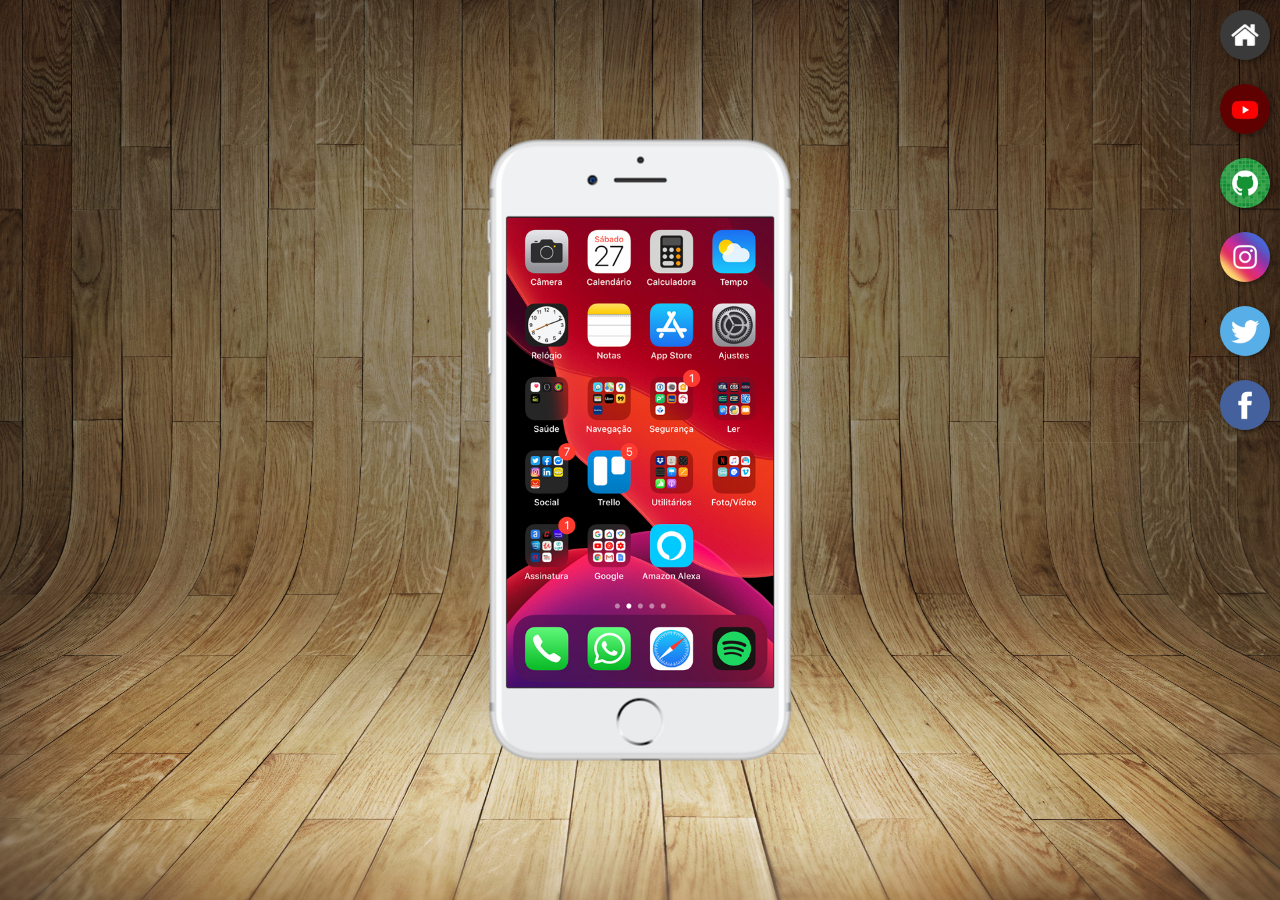
<file: index.html>
<!DOCTYPE html>
<html lang="pt-br">
<head>
    <meta charset="UTF-8">
    <meta name="viewport" content="width=device-width, initial-scale=1.0">
    <link rel="stylesheet" href="style.css">
    <title>Redes Sociais</title>
</head>
<body>
    <main>
        <section id="telefone">
        <iframe src="home.html" name="tela" id="tela" frameborder="0">
            Seu navegador não é compatível...
        </iframe>
        </section>
        <section id="redes-sociais">
        <a href="home.html" target="tela"> <img src="imagens/logo-home.jpg" alt="Home"></a><br>
        <a href="youtube.html" target="tela"> <img src="imagens/logo-youtube.jpg" alt="Home"></a><br>
        <a href="github.html" target="tela"> <img src="imagens/logo-github.jpg" alt="Home"></a><br>
        <a href="instagram.html" target="tela"> <img src="imagens/logo-instagram.jpg" alt="Home"></a><br>
        <a href="twitter.html" target="tela"> <img src="imagens/logo-twitter.jpg" alt="Home"></a><br>
        <a href="facebook.html  f" target="tela"> <img src="imagens/logo-facebook.jpg" alt="Home"></a><br>
        </section>
    </main>
</body>
</html>
</file>
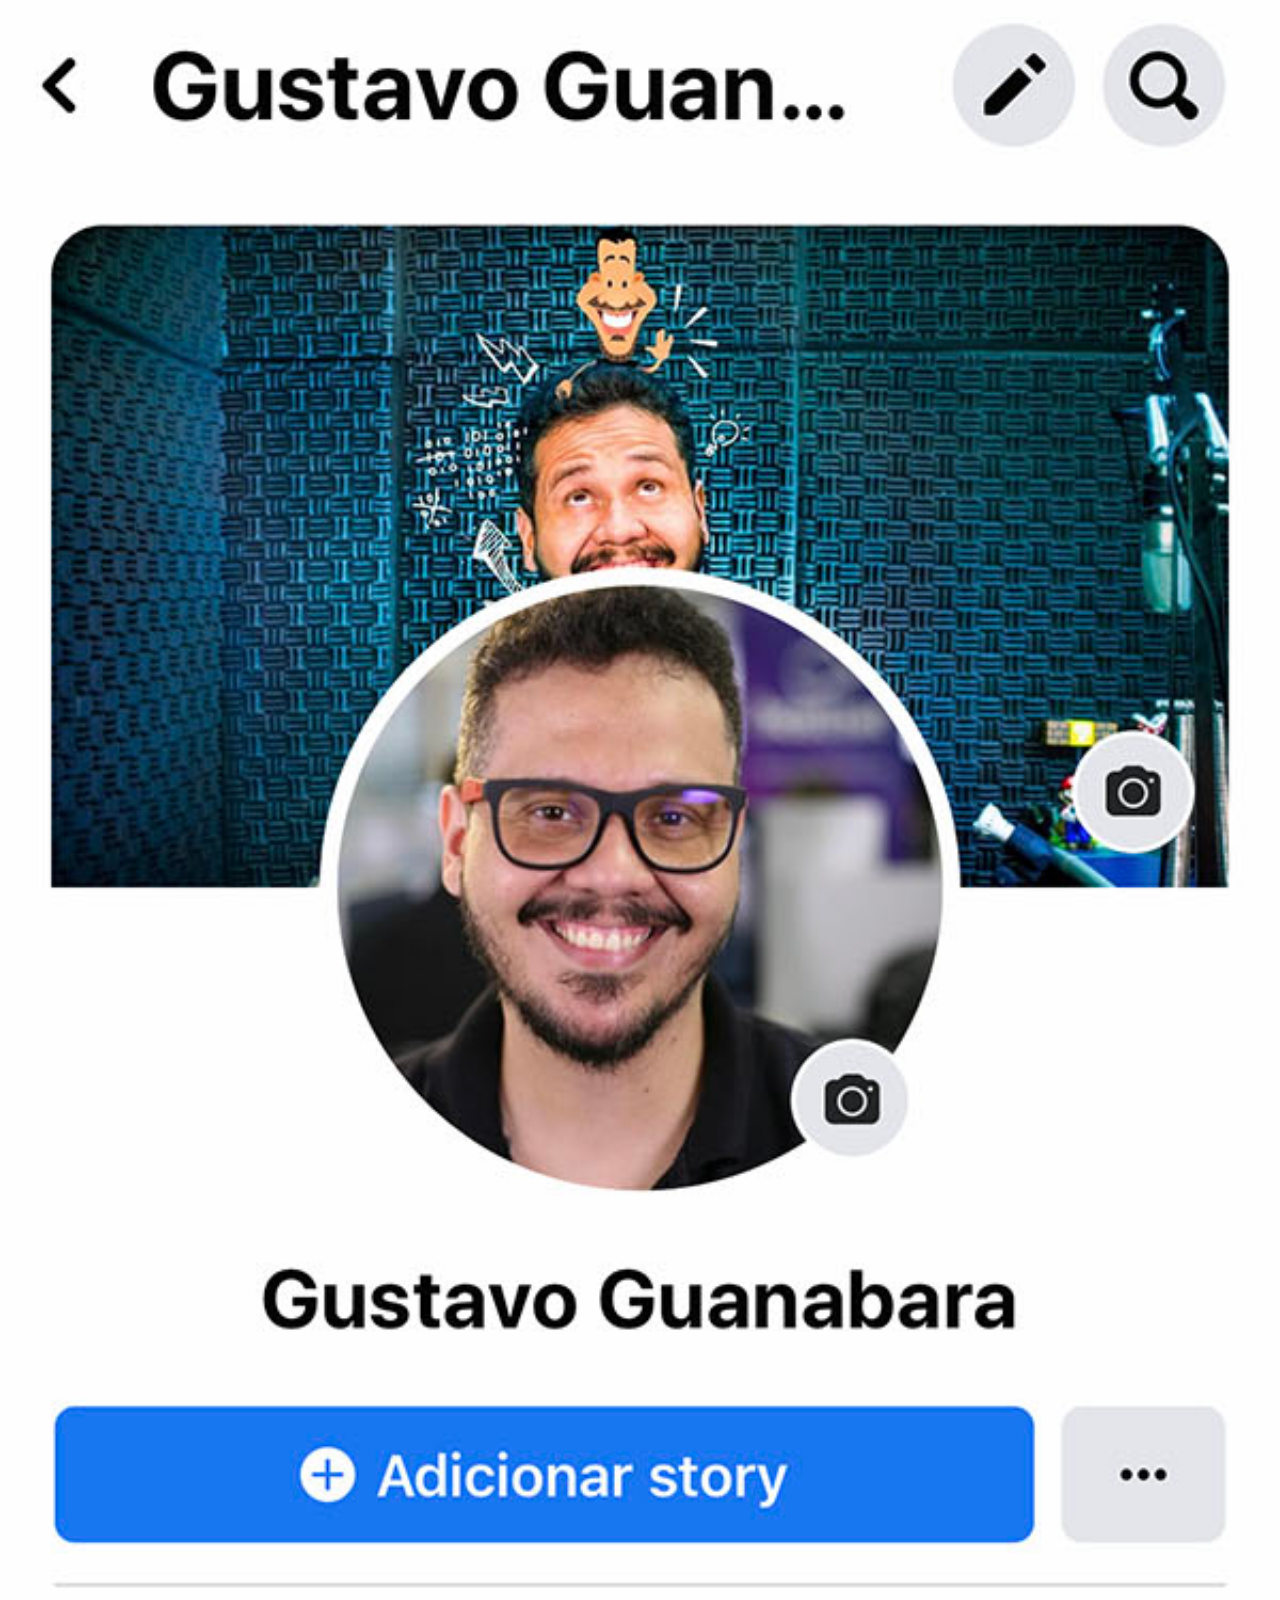
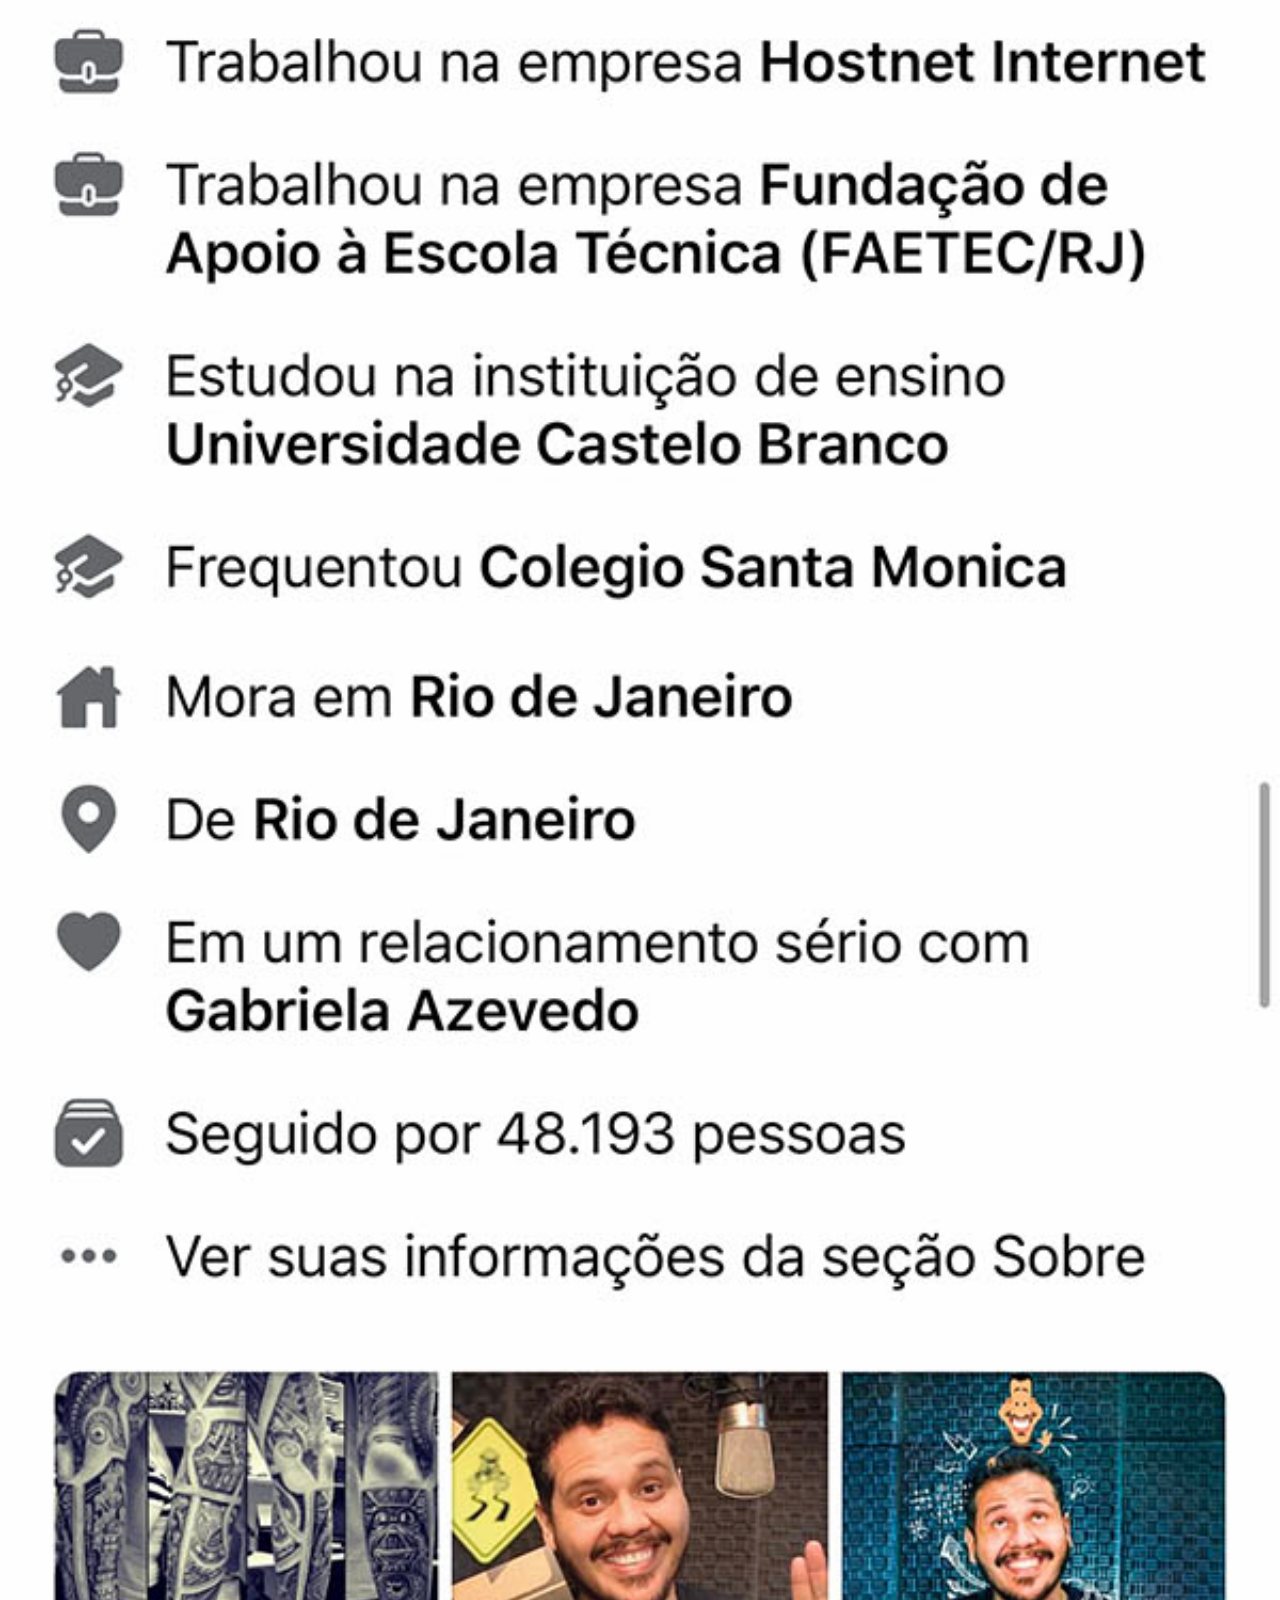
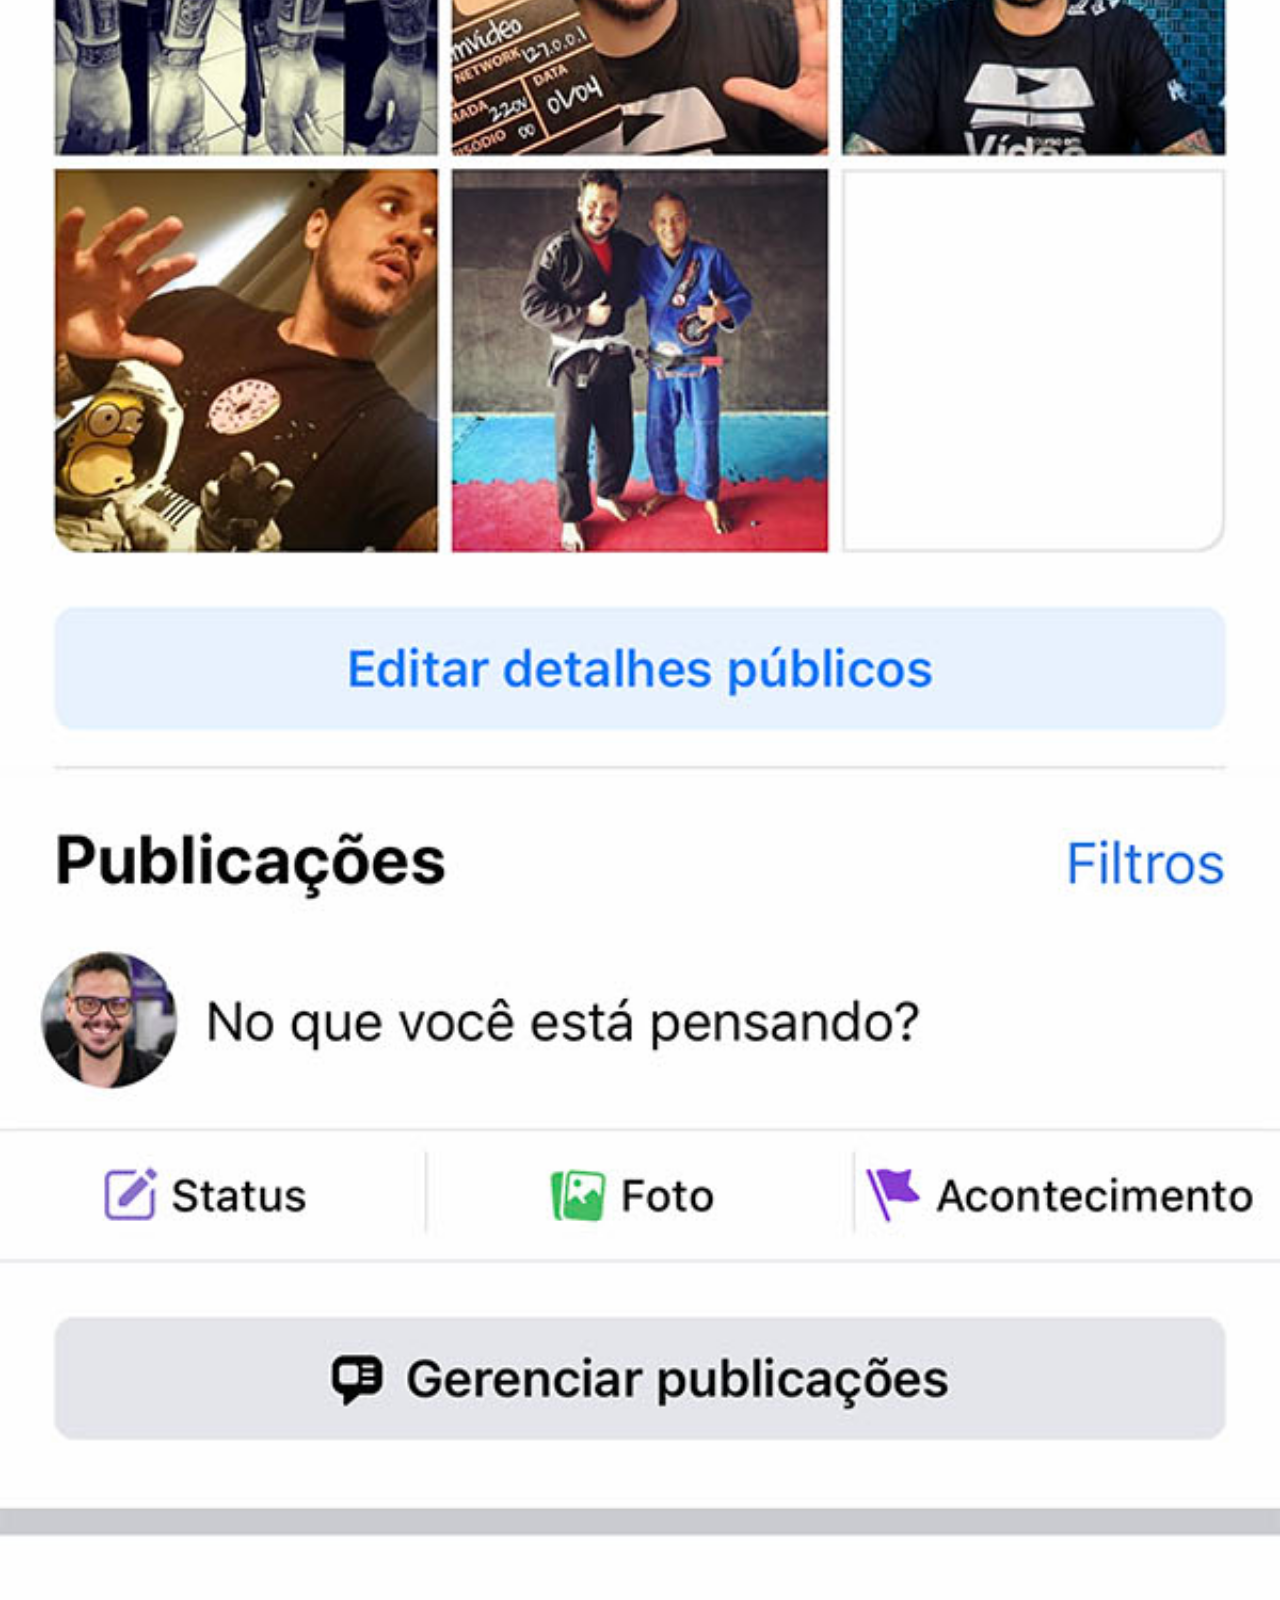
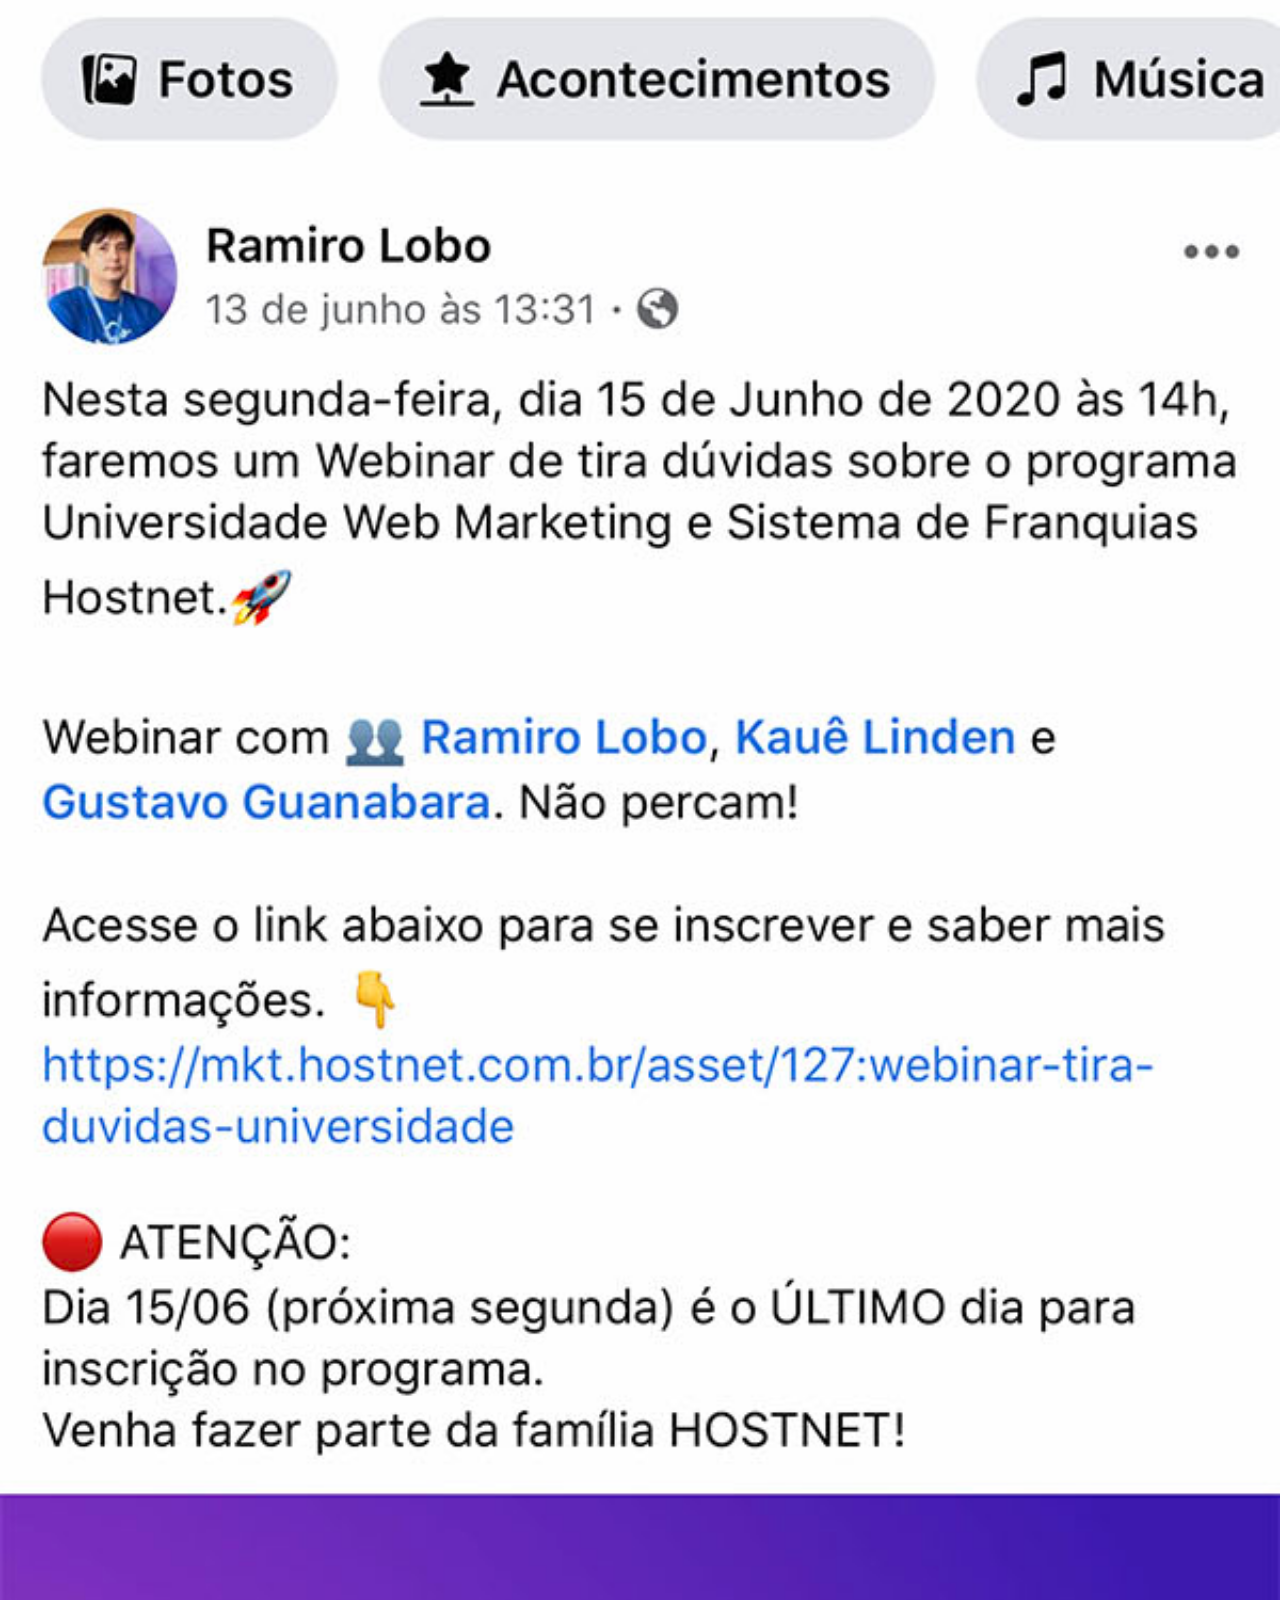
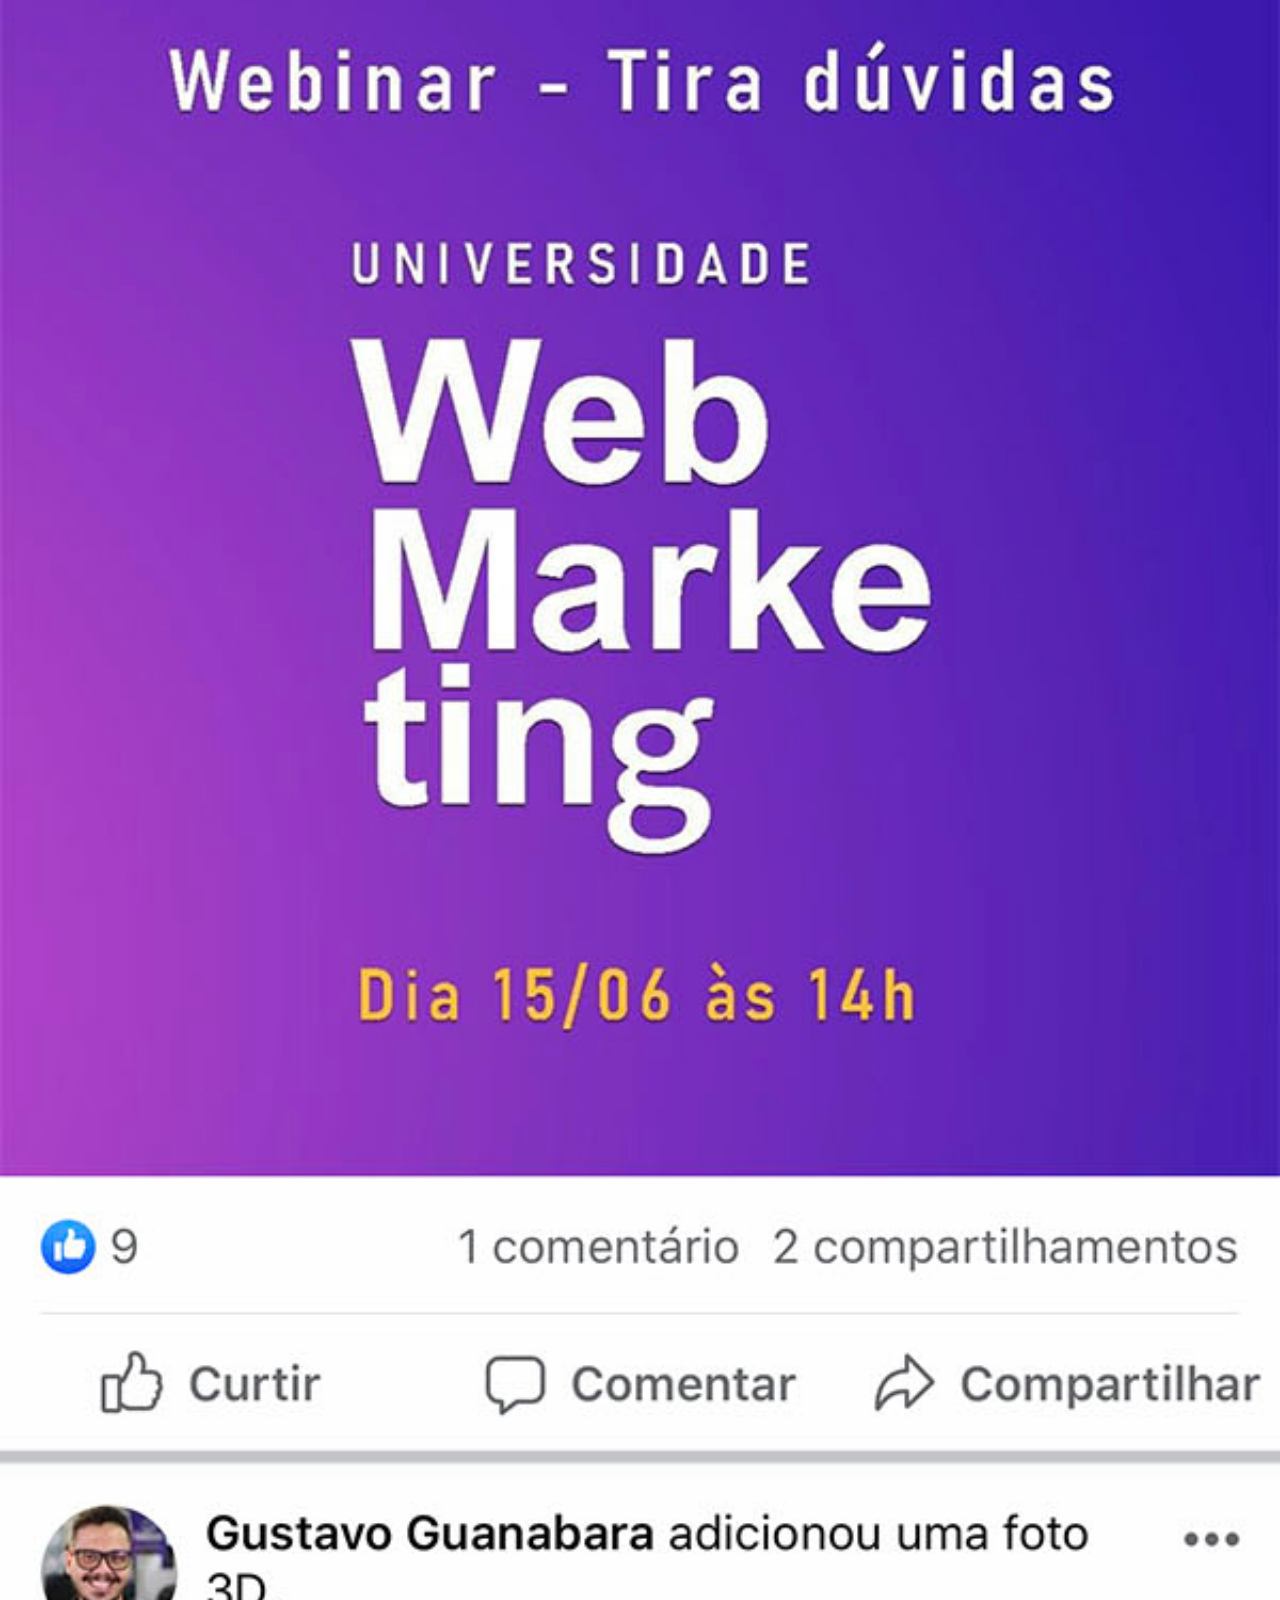
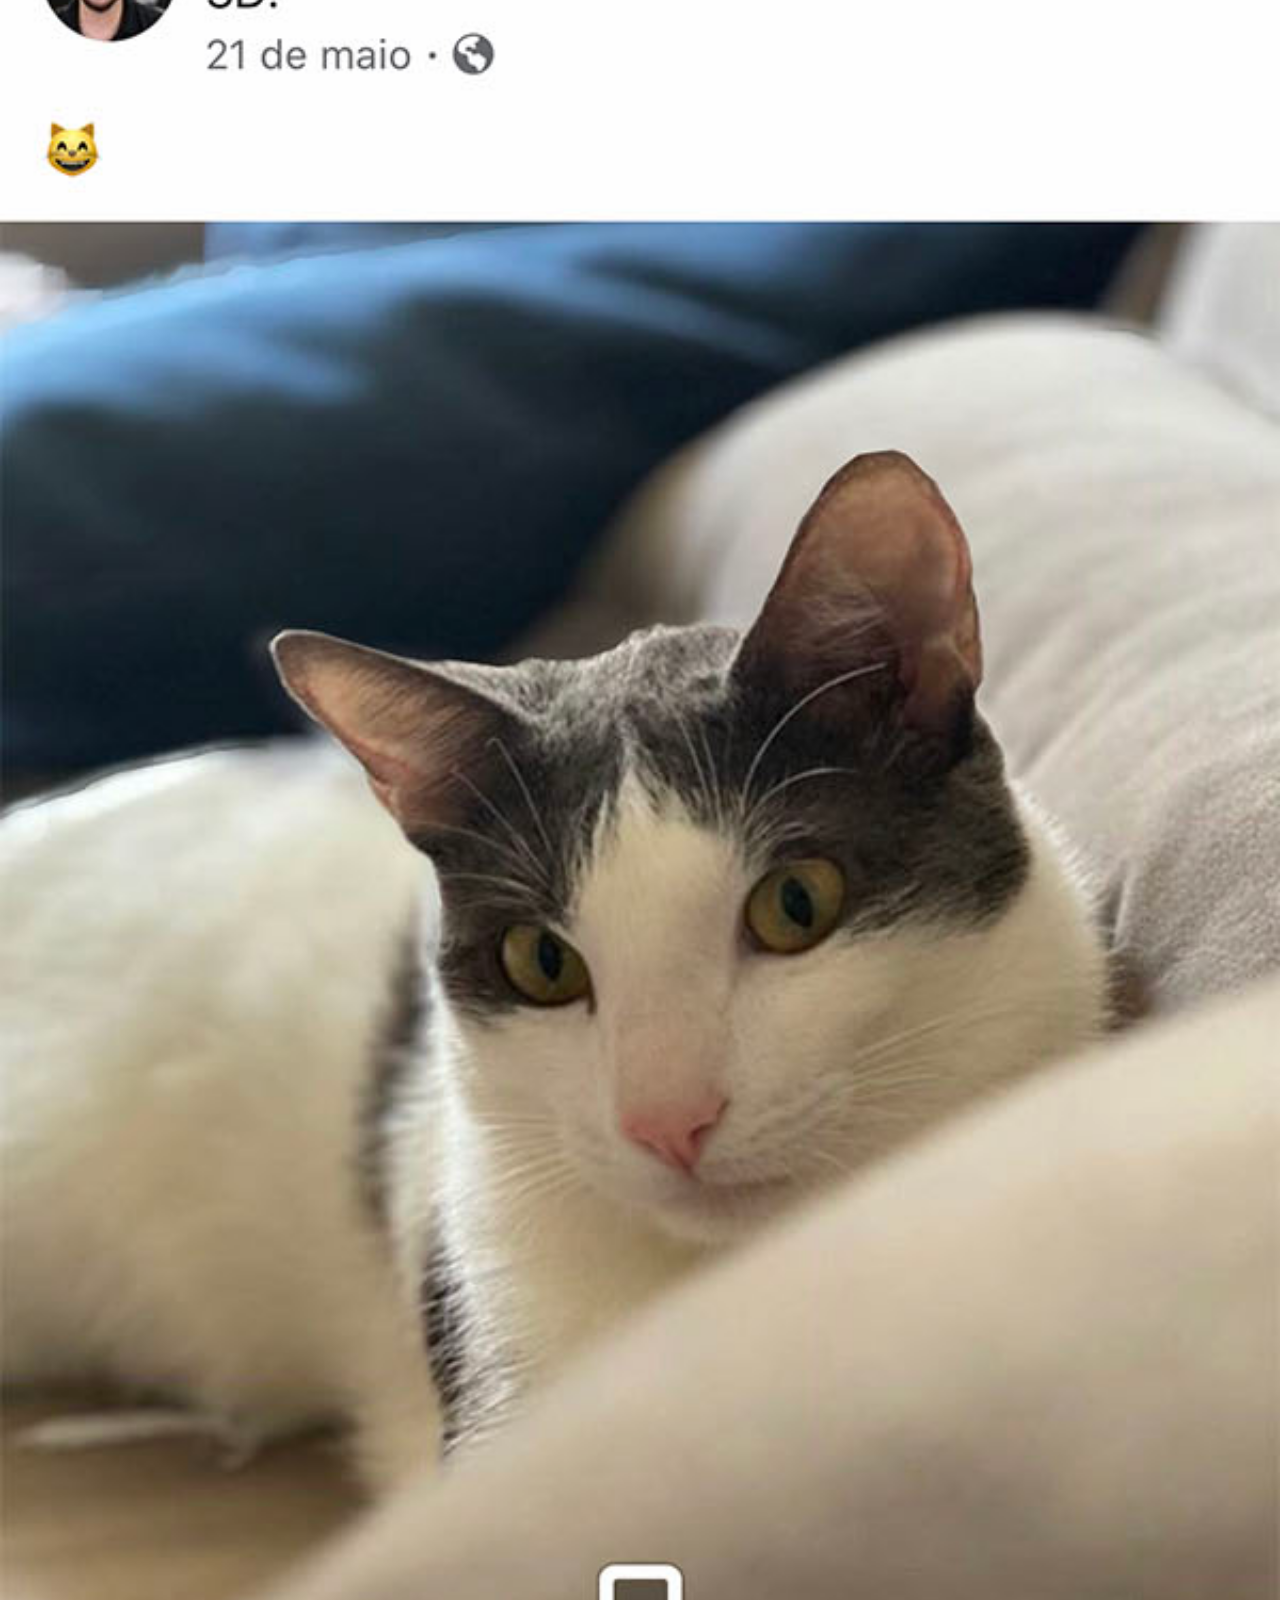
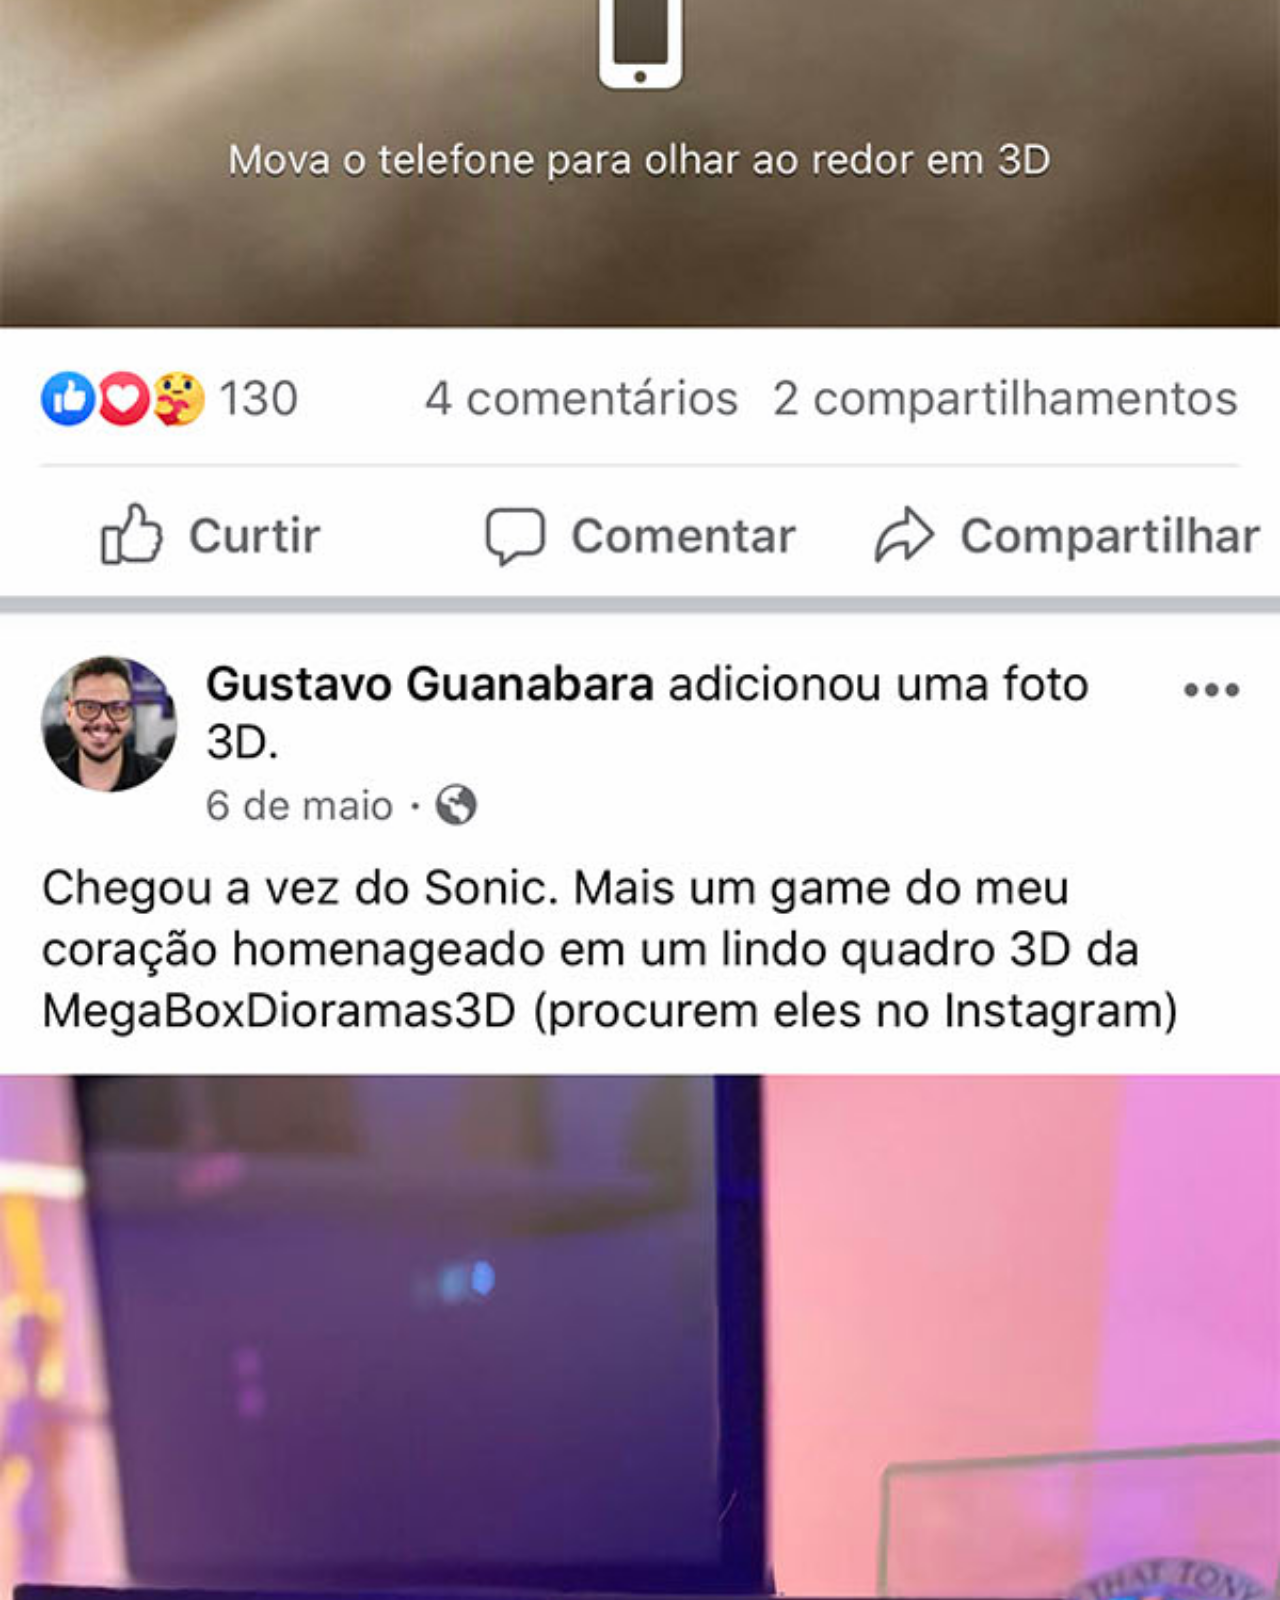
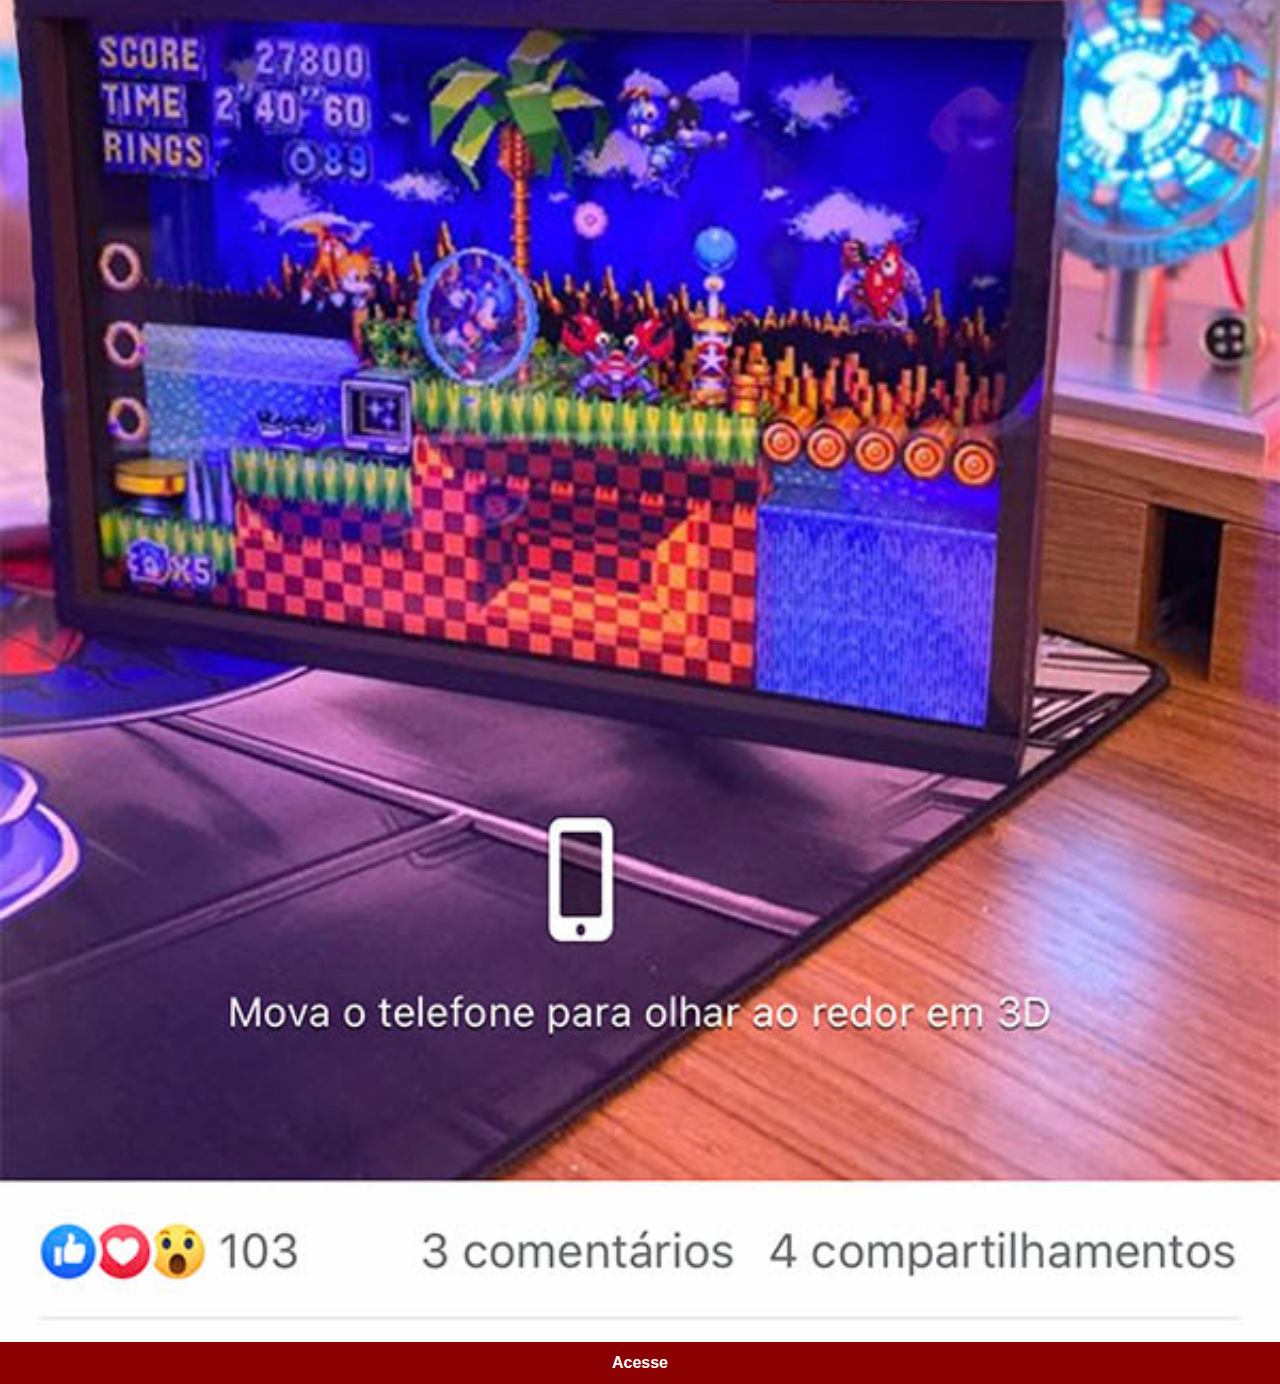
<file: facebook.html>
<!DOCTYPE html>
<html lang="pt-br">
<head>
    <meta charset="UTF-8">
    <meta name="viewport" content="width=device-width, initial-scale=1.0">
    <title>Facebook</title>
    <link rel="stylesheet" href="social.css">
</head>
<body>
    <img src="imagens/tela-facebook.jpg" alt="Facebook">
    <a href="https://www.facebook.com/gustavoguanabara/?locale=pt_BR" target="_blank">Acesse</a>
</body>
</html>
</file>
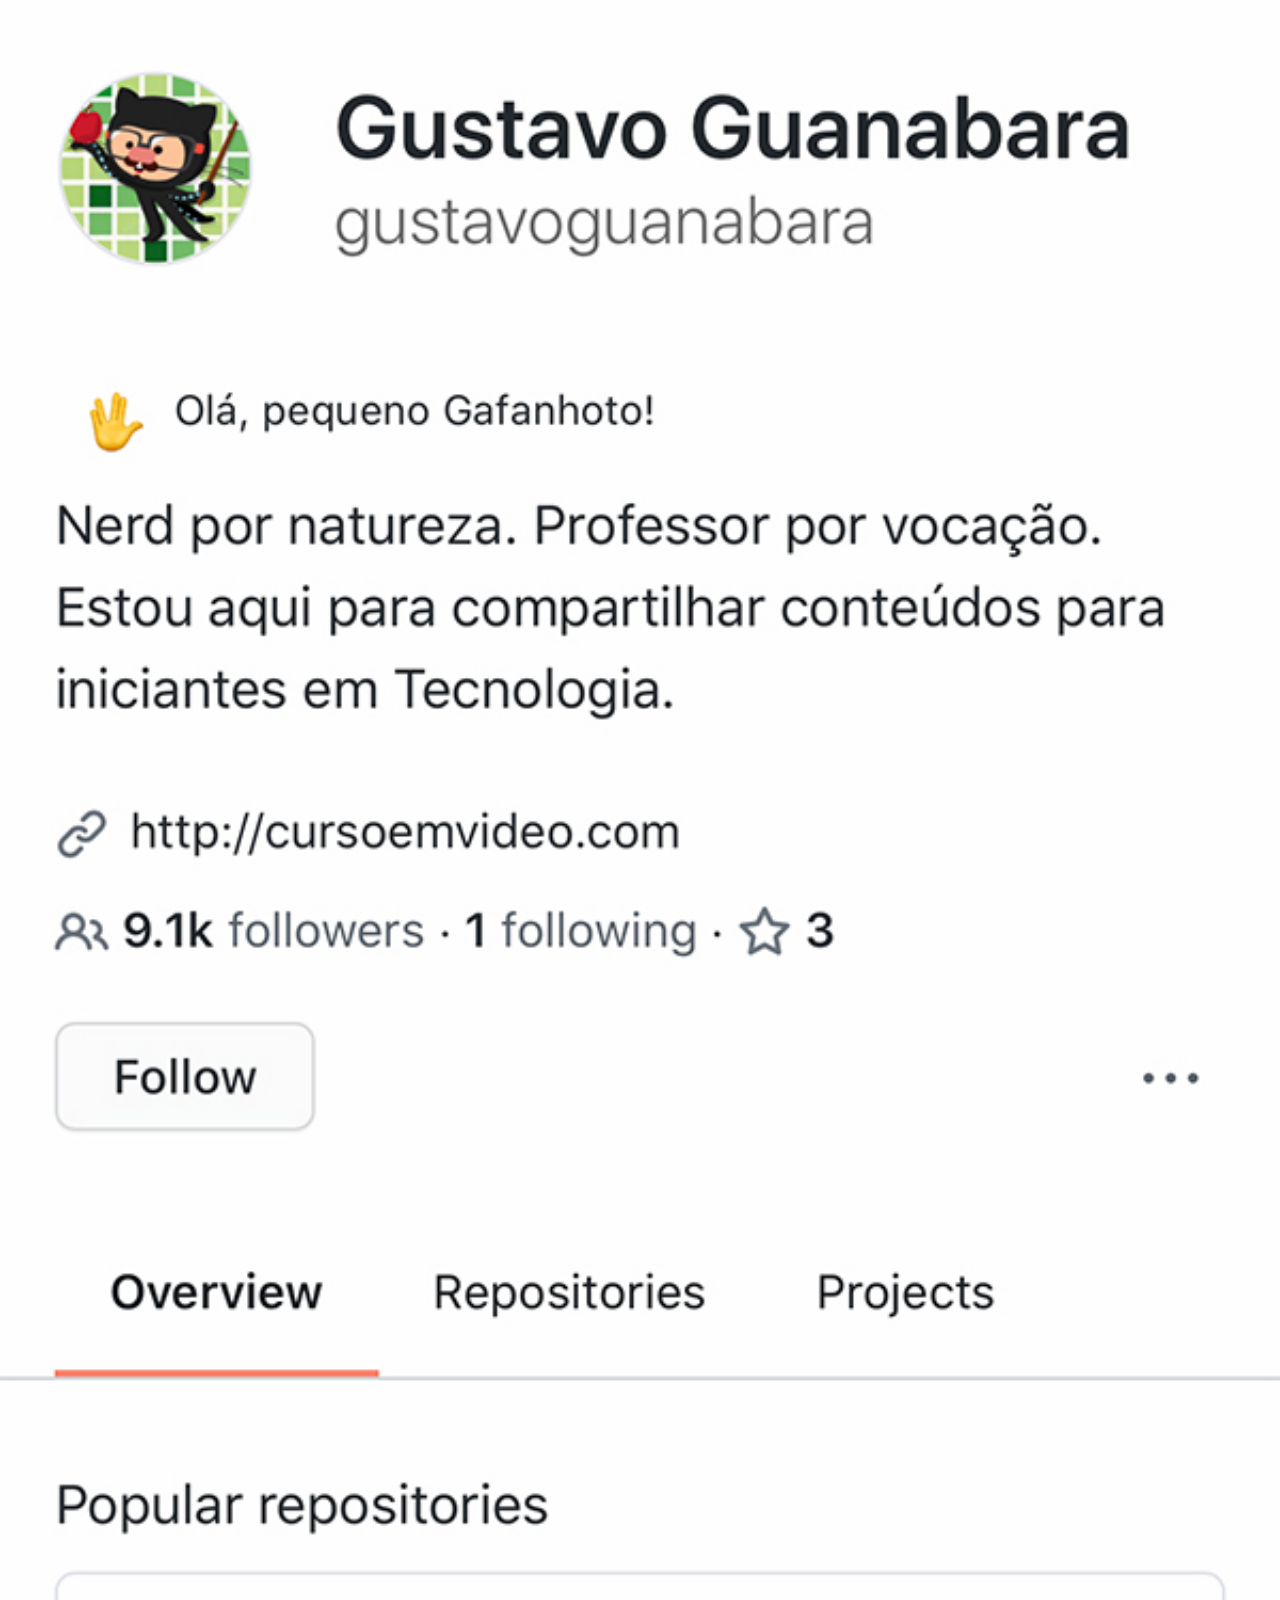
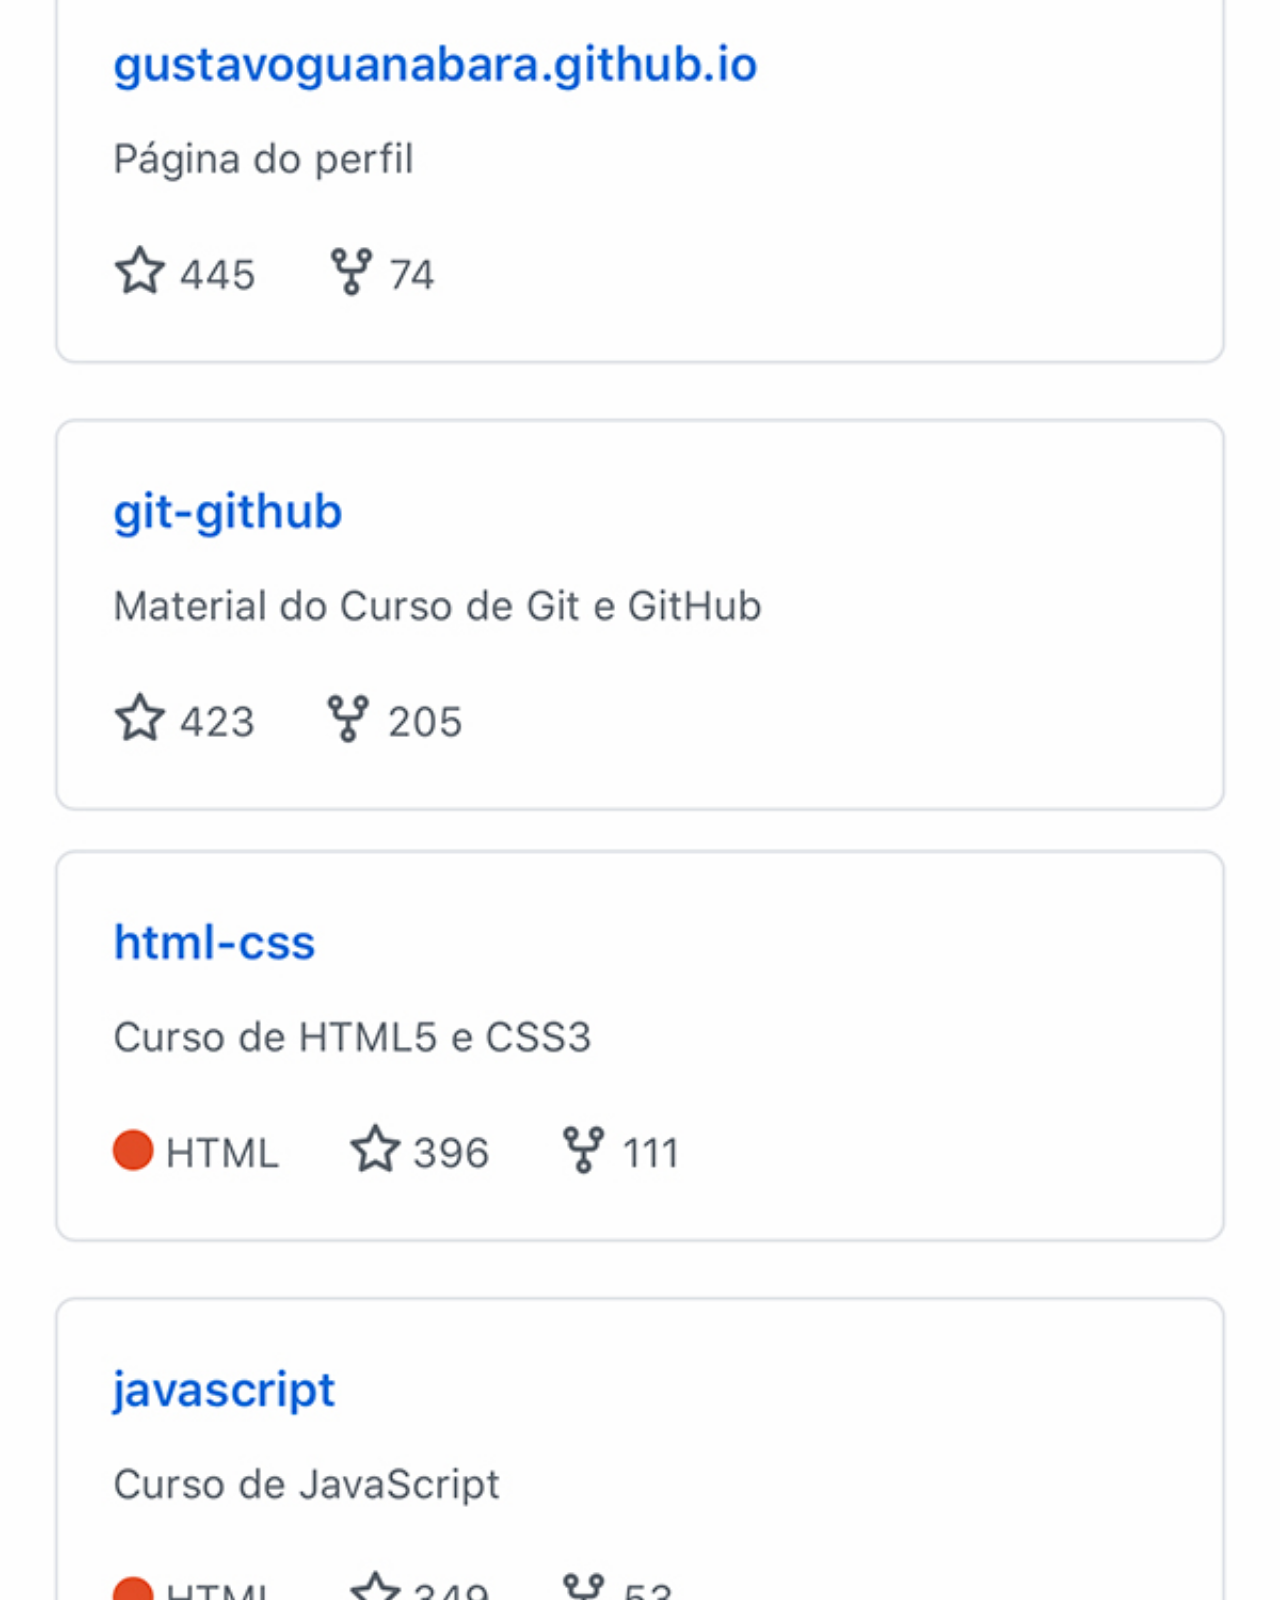
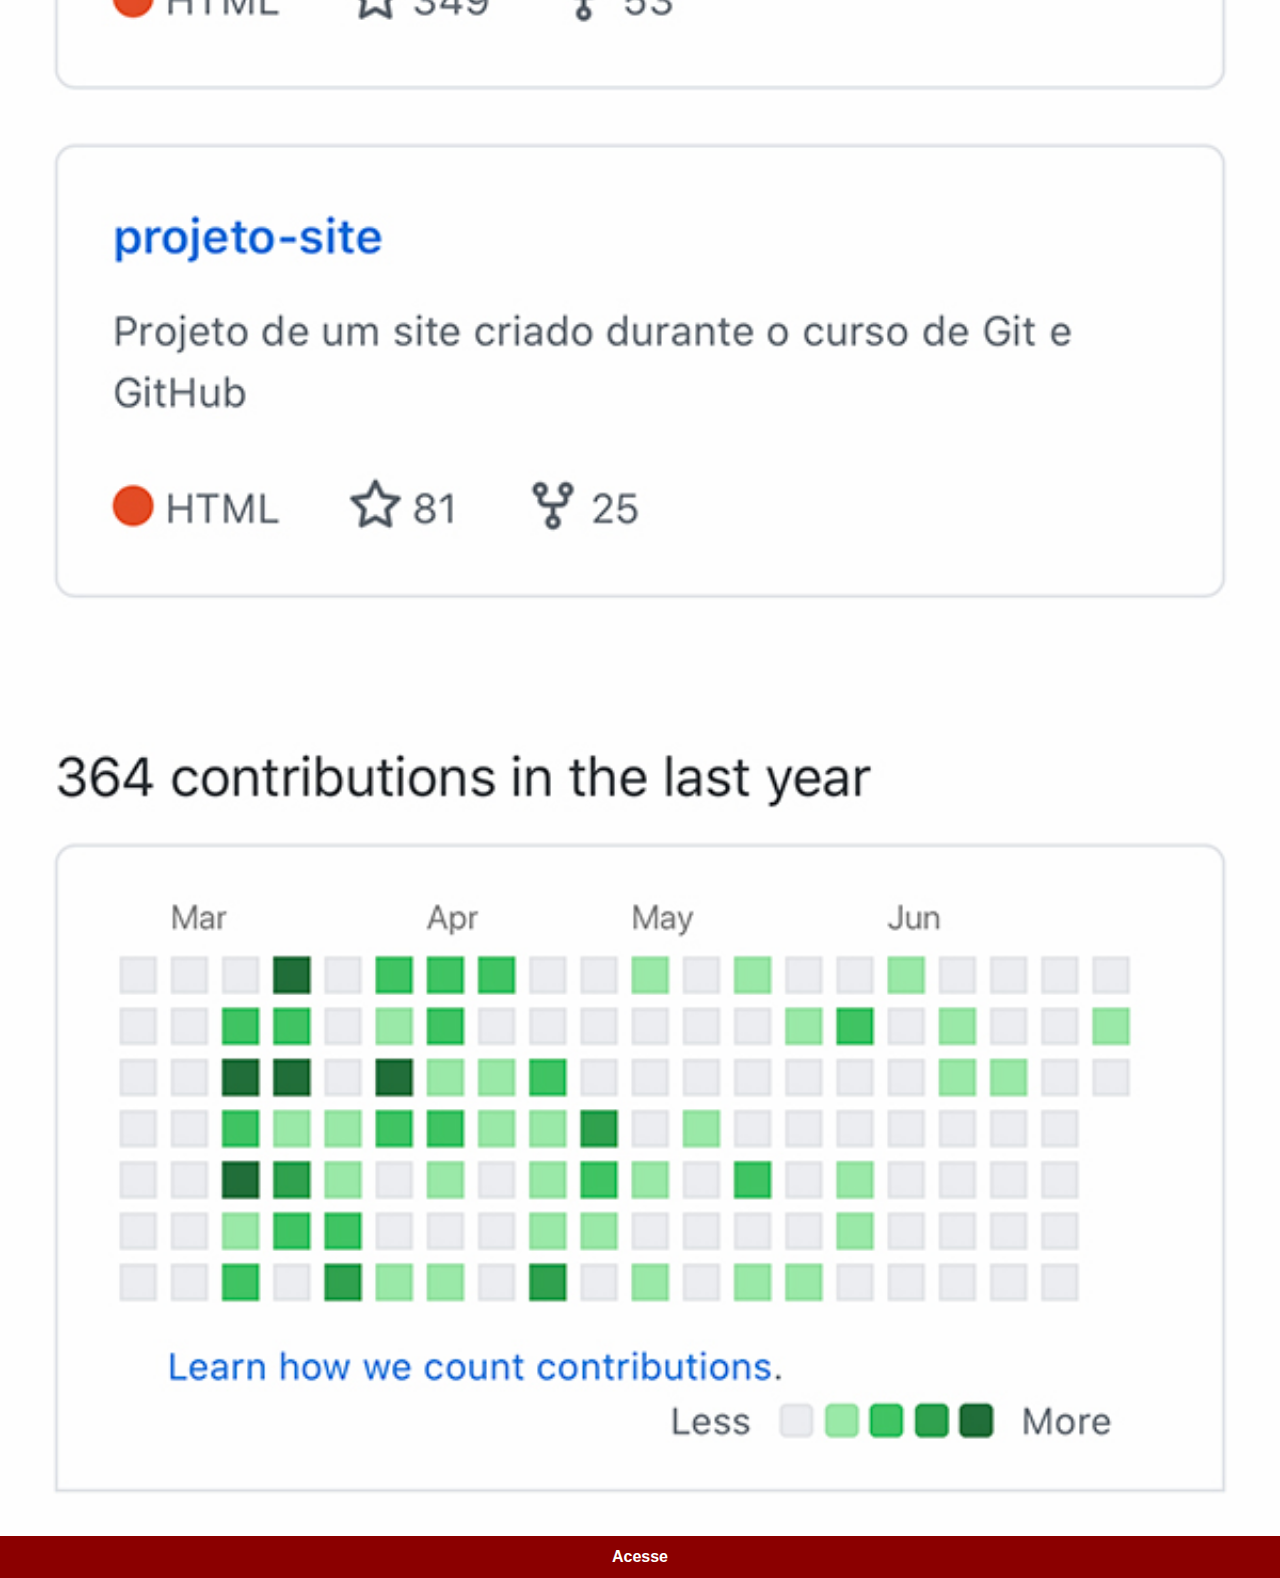
<file: github.html>
<!DOCTYPE html>
<html lang="pt-br">
<head>
    <meta charset="UTF-8">
    <meta name="viewport" content="width=device-width, initial-scale=1.0">
    <title>GitHub</title>
    <link rel="stylesheet" href="social.css">
</head>
<body>
    <img src="imagens/tela-github.jpg" alt="Github">
    <a href="https://github.com/gustavoguanabara" target="_blank">Acesse</a>
</body>
</html>
</file>
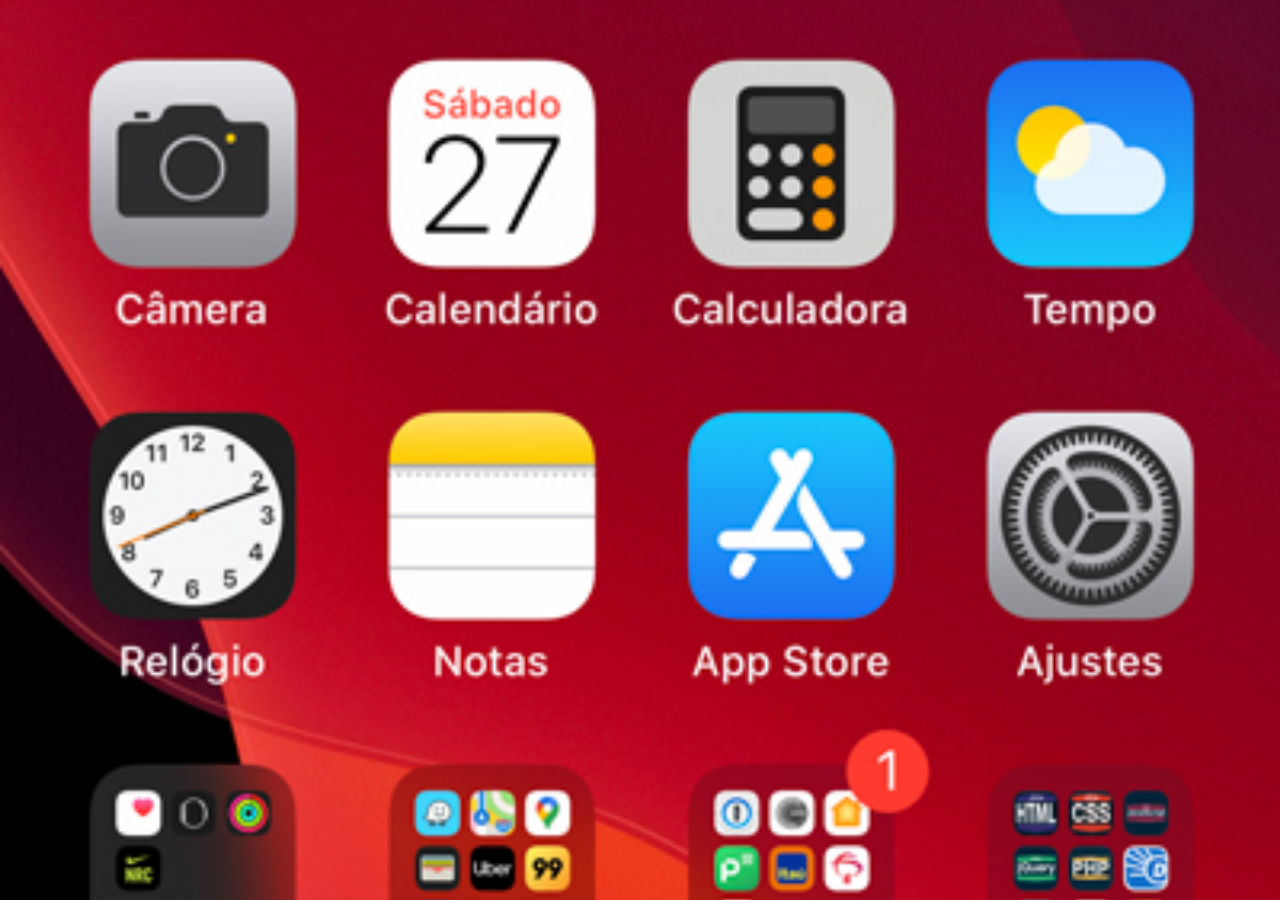
<file: home.html>
<!DOCTYPE html>
<html lang="pt-br">
<head>
    <style>
        * {
            margin: 0px;
            padding: 0px;
        }
        body{
            width: 100vw;
            height: 100vh;
            background: black url(imagens/tela-home.jpg) no-repeat top center;
            background-size: cover;
        }
    </style>
    <meta charset="UTF-8">
    <meta name="viewport" content="width=device-width, initial-scale=1.0">
    <title>Document</title>
</head>
<body>
    
</body>
</html>
</file>
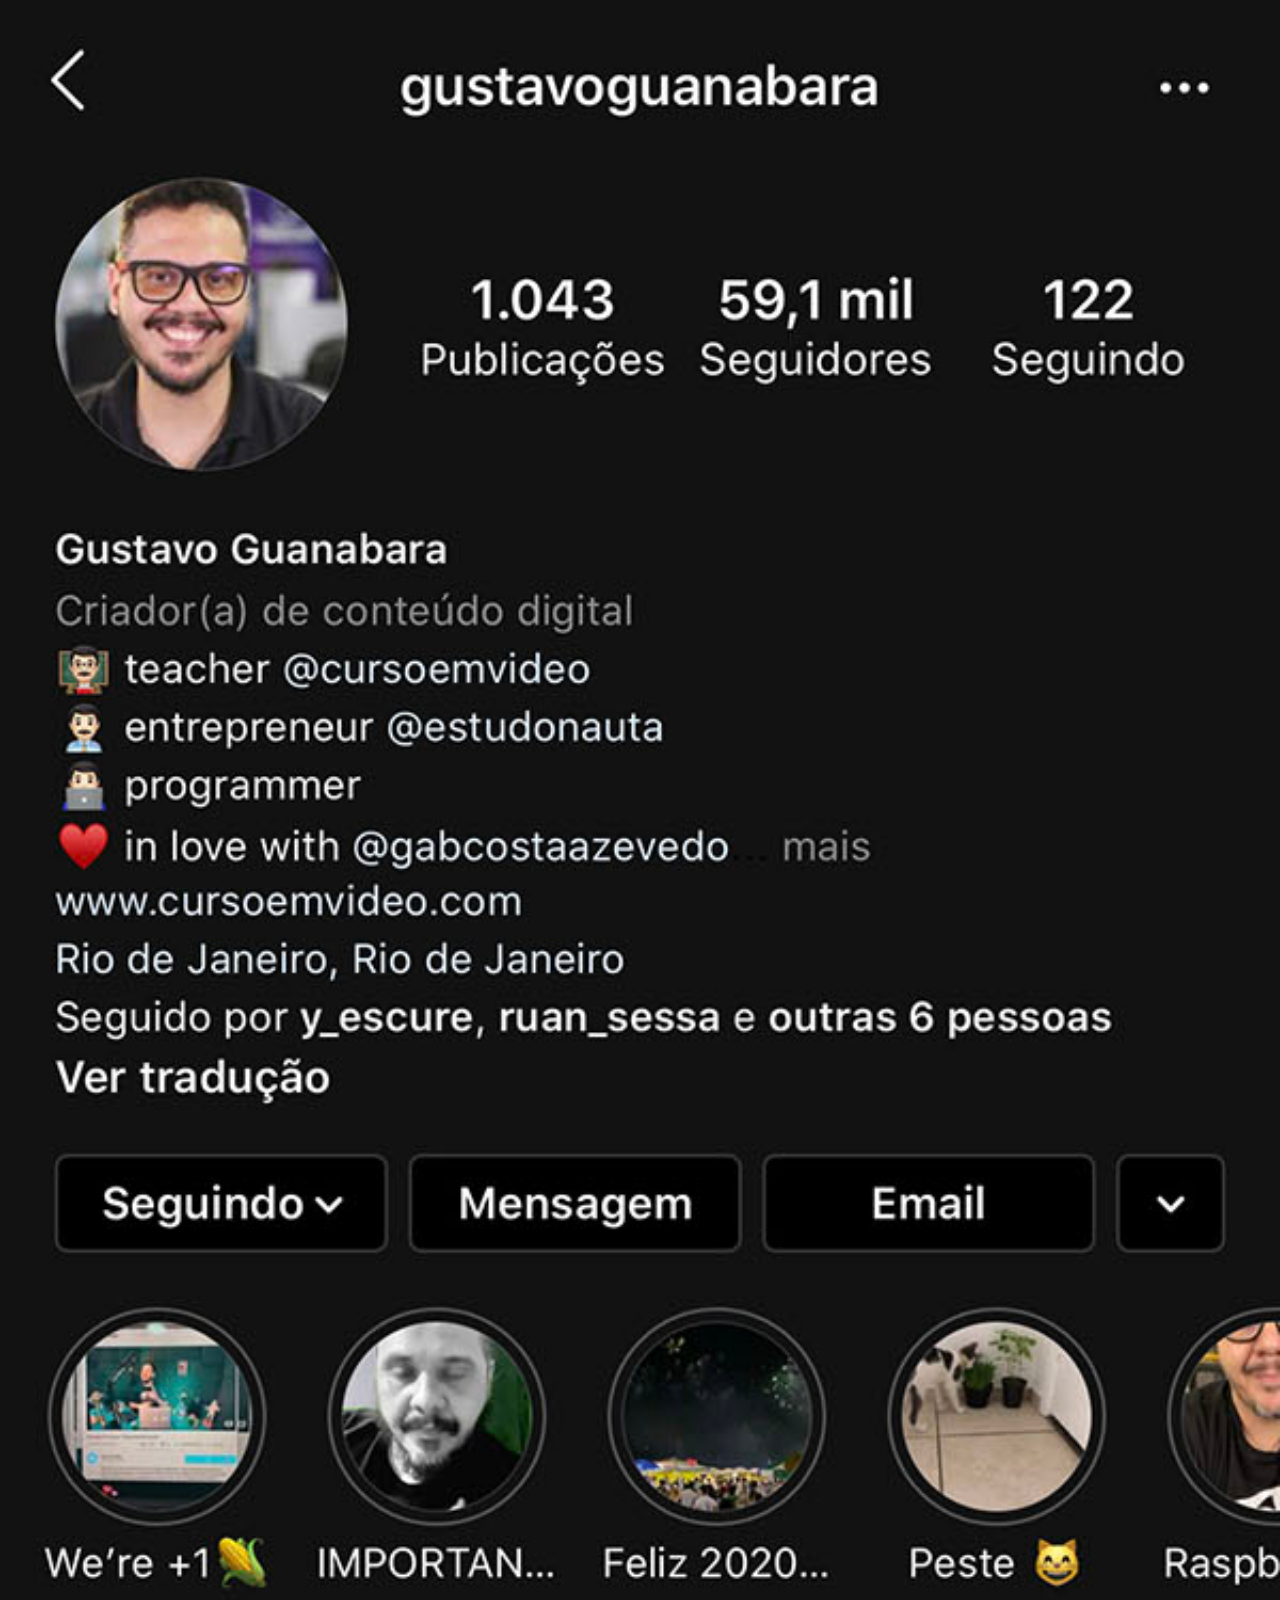
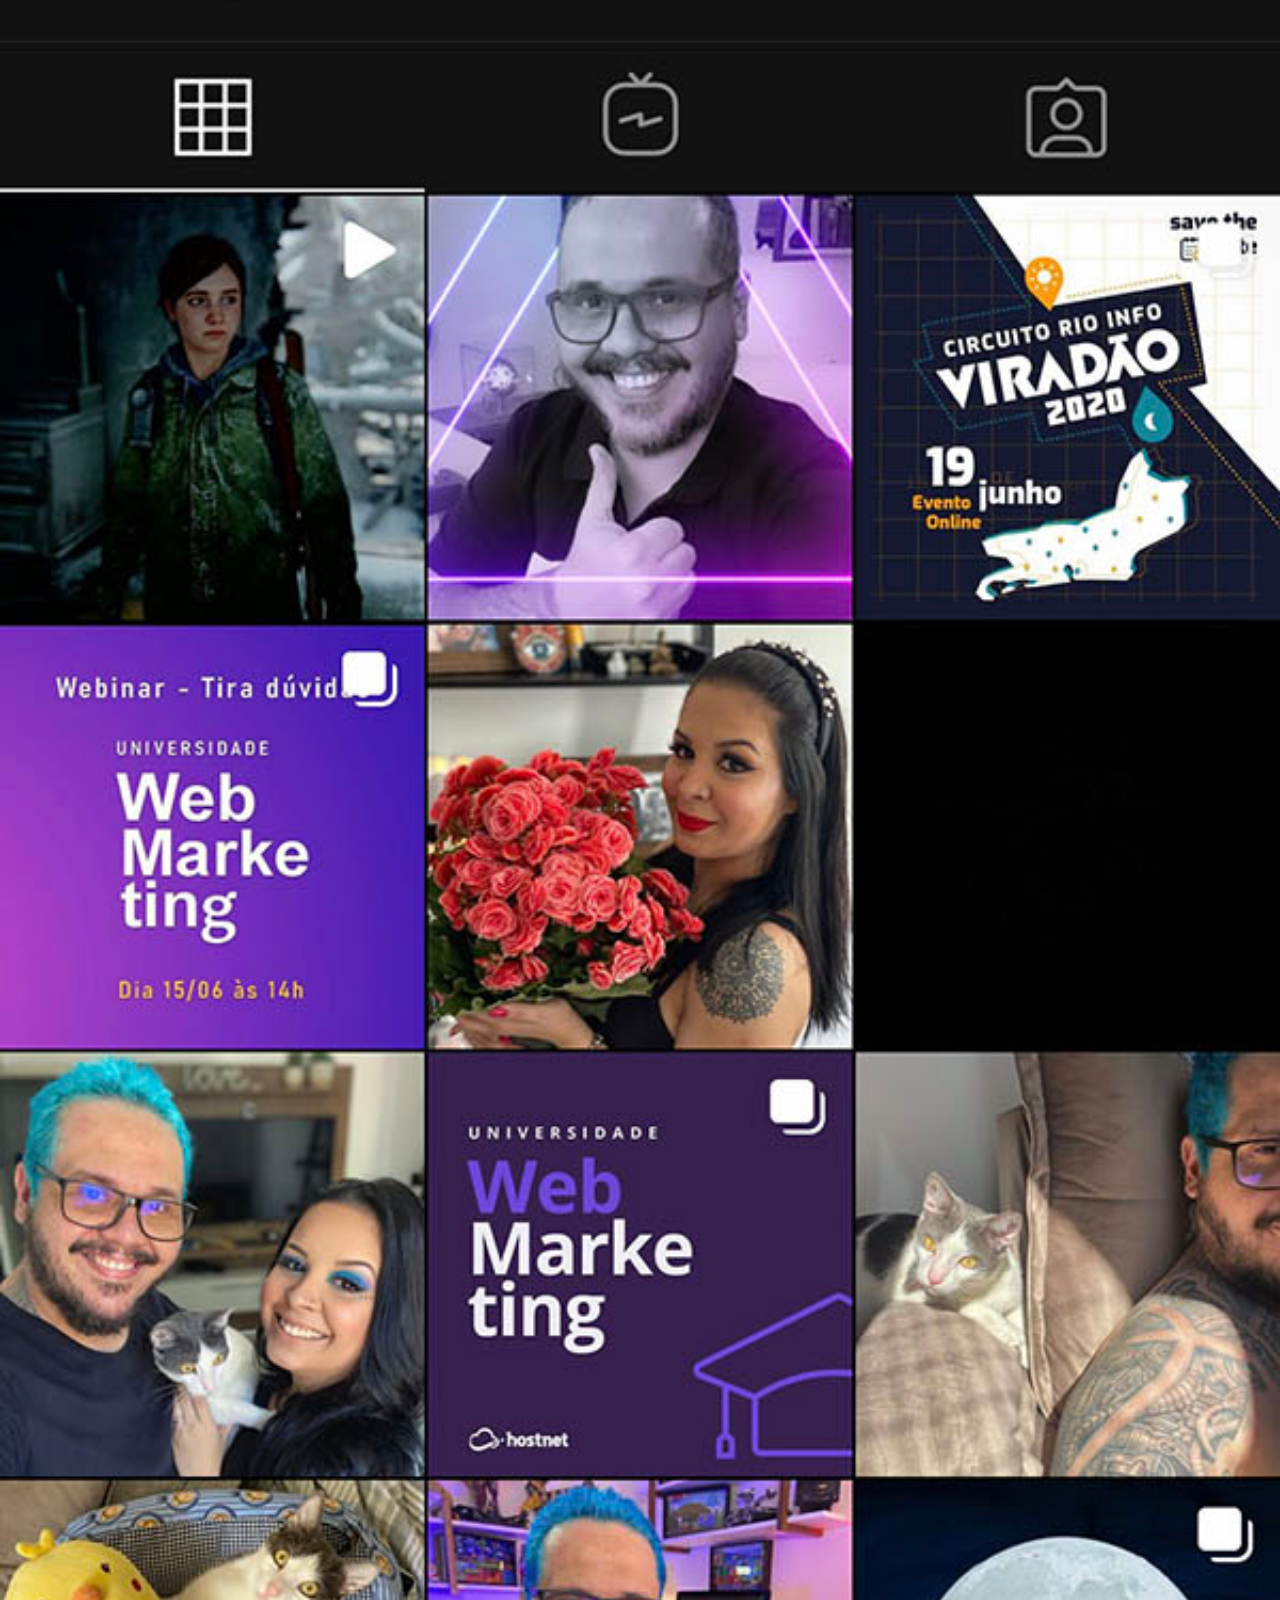
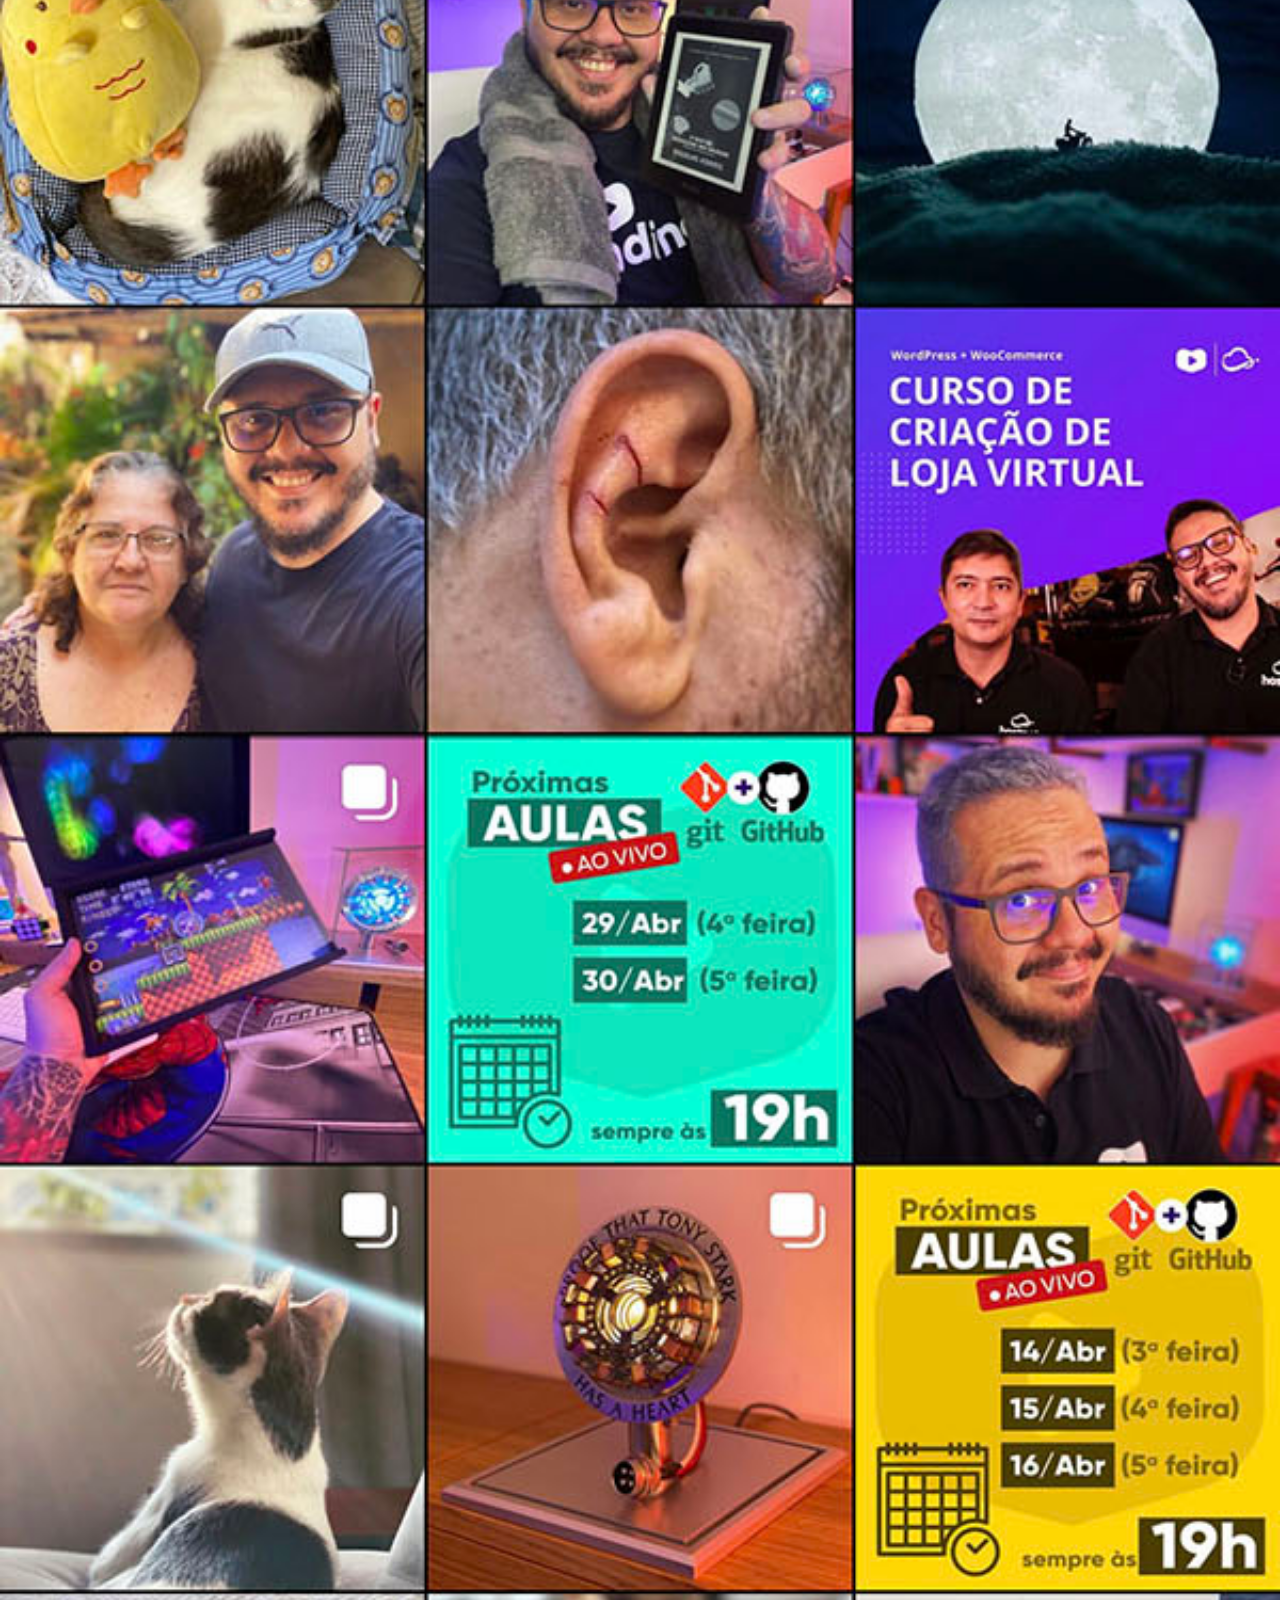
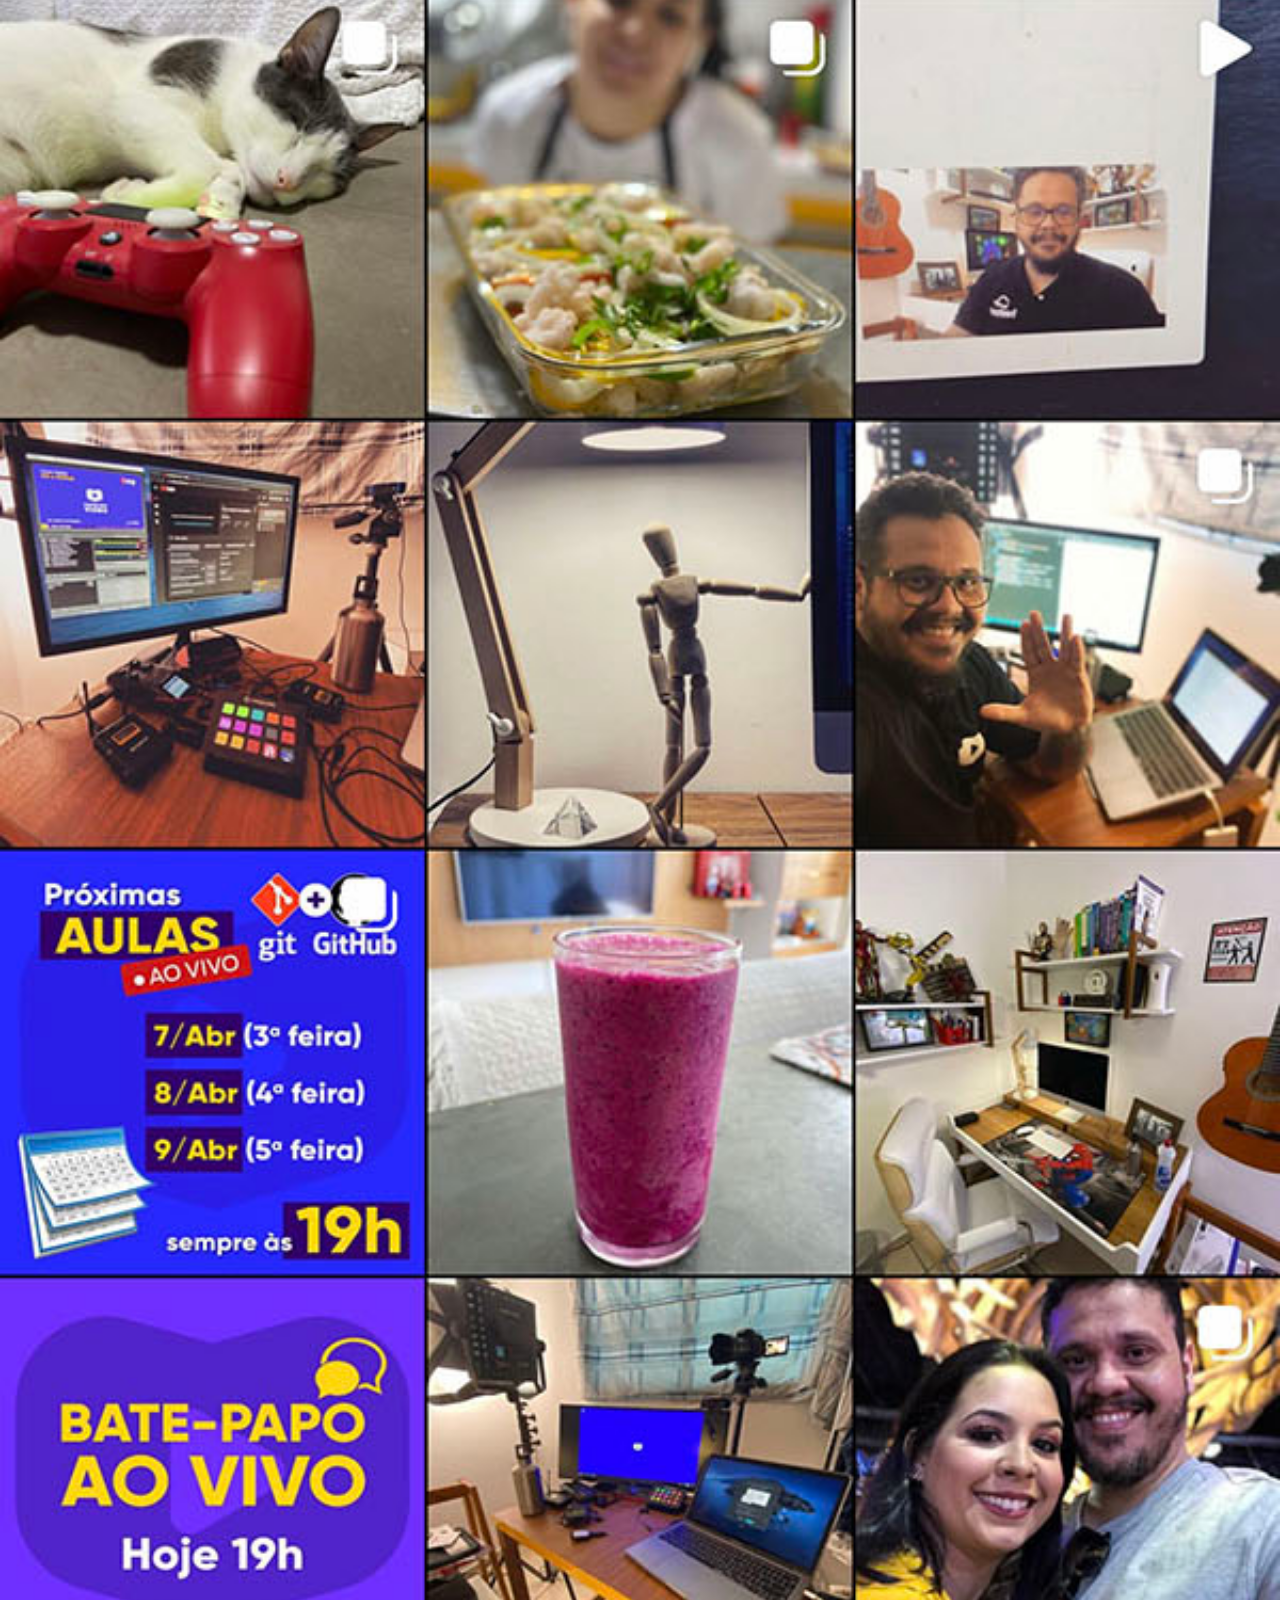
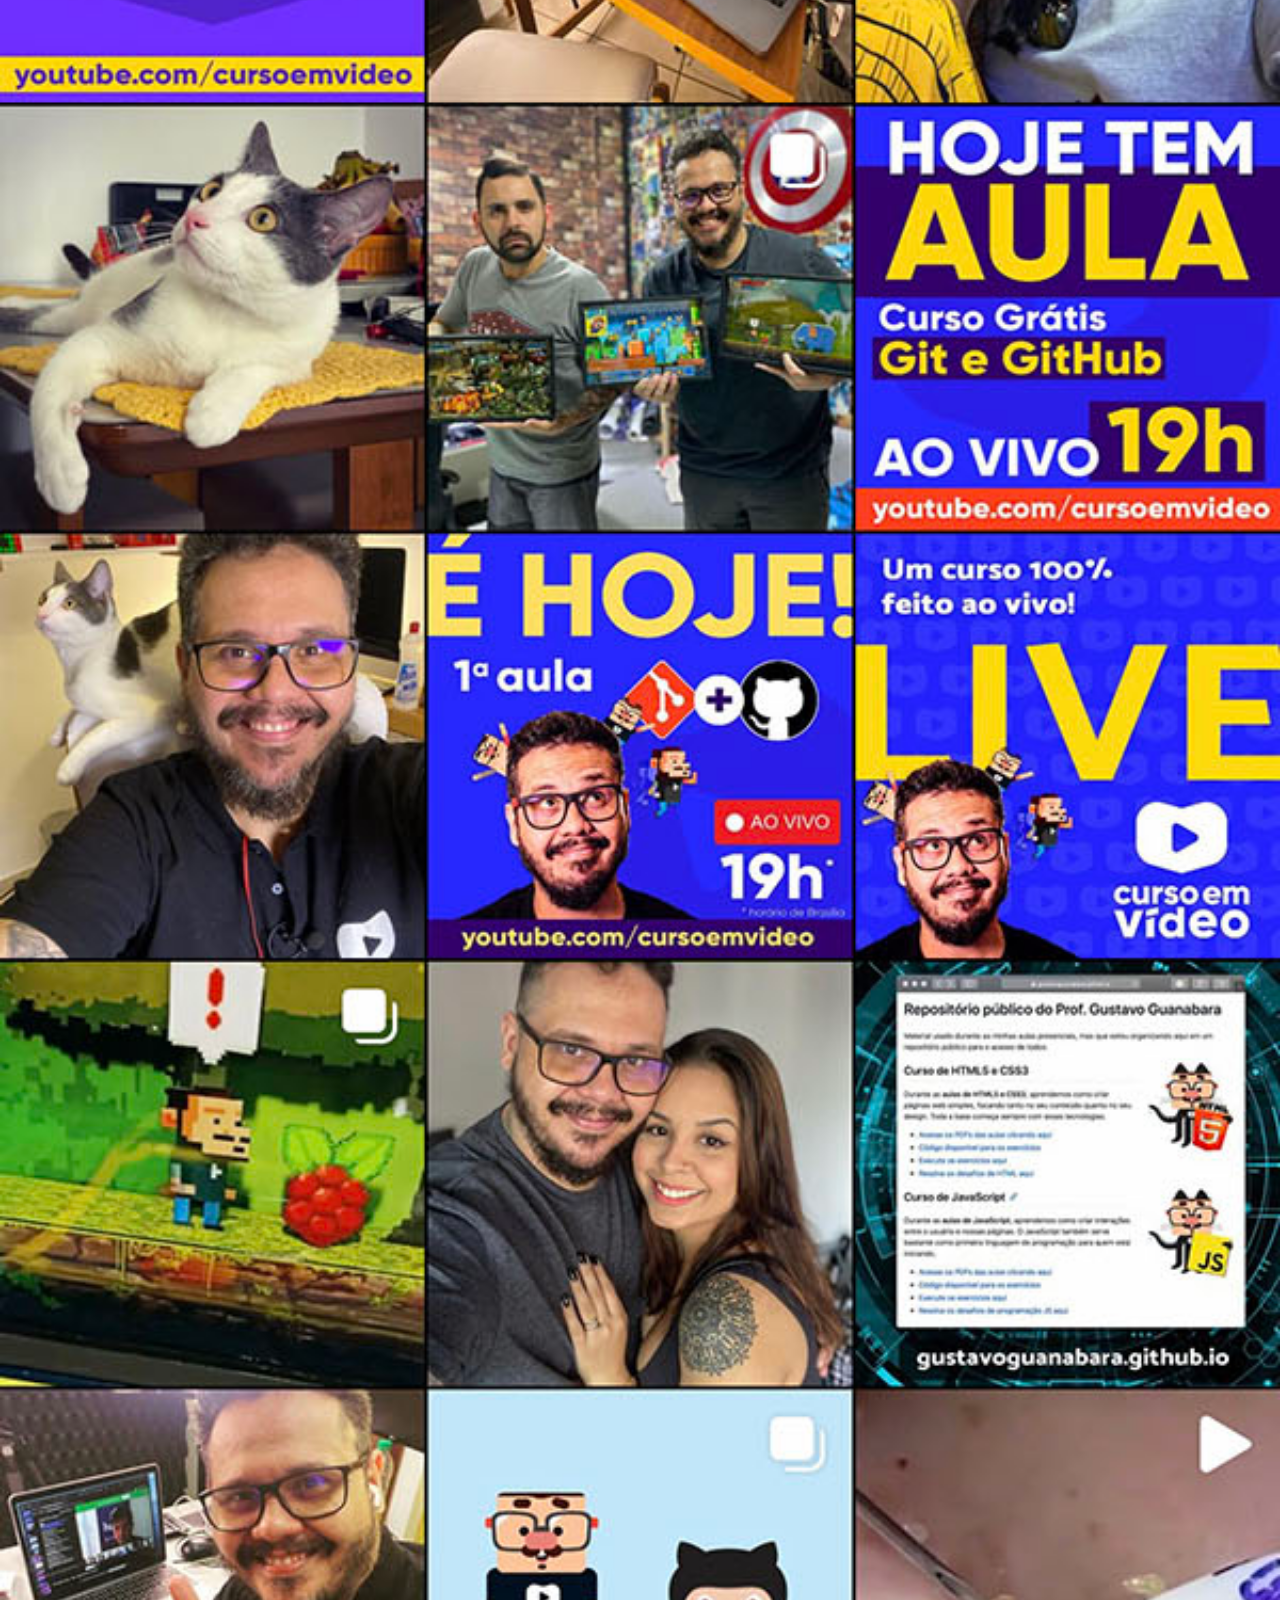
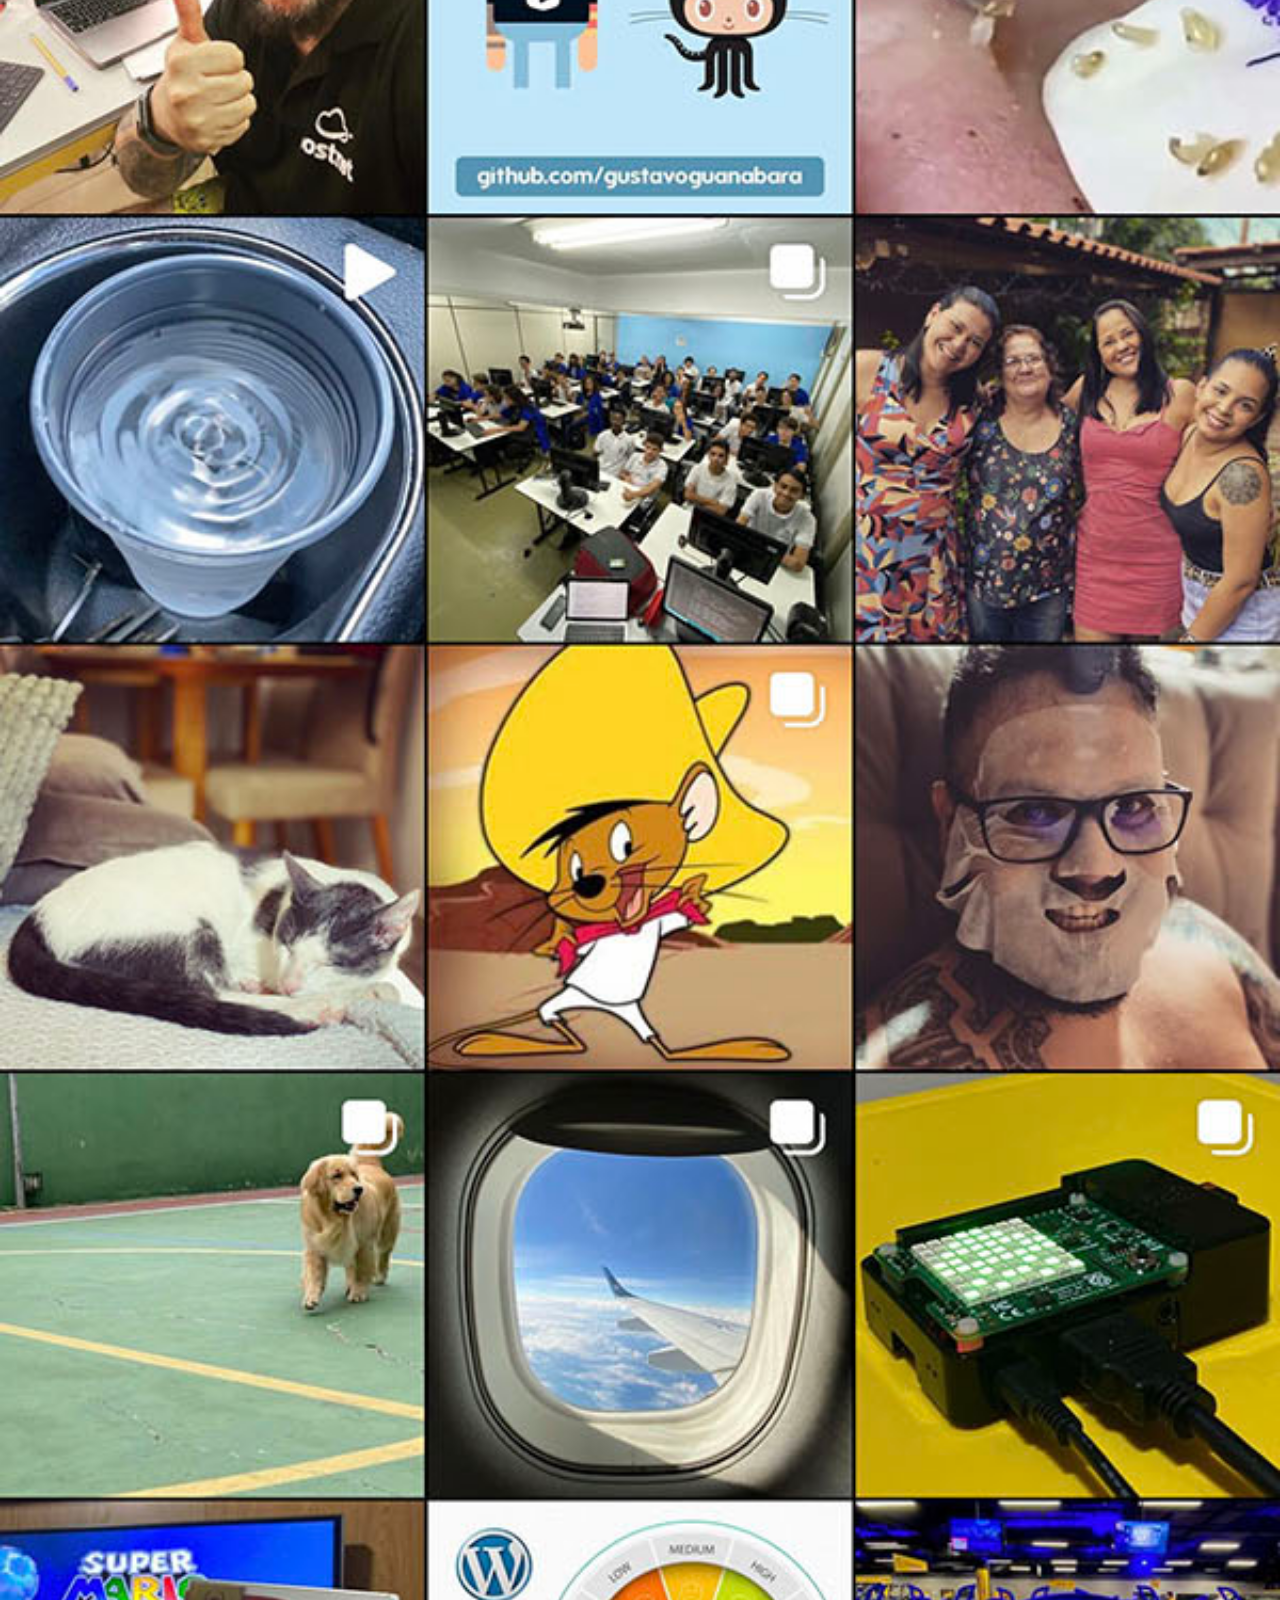
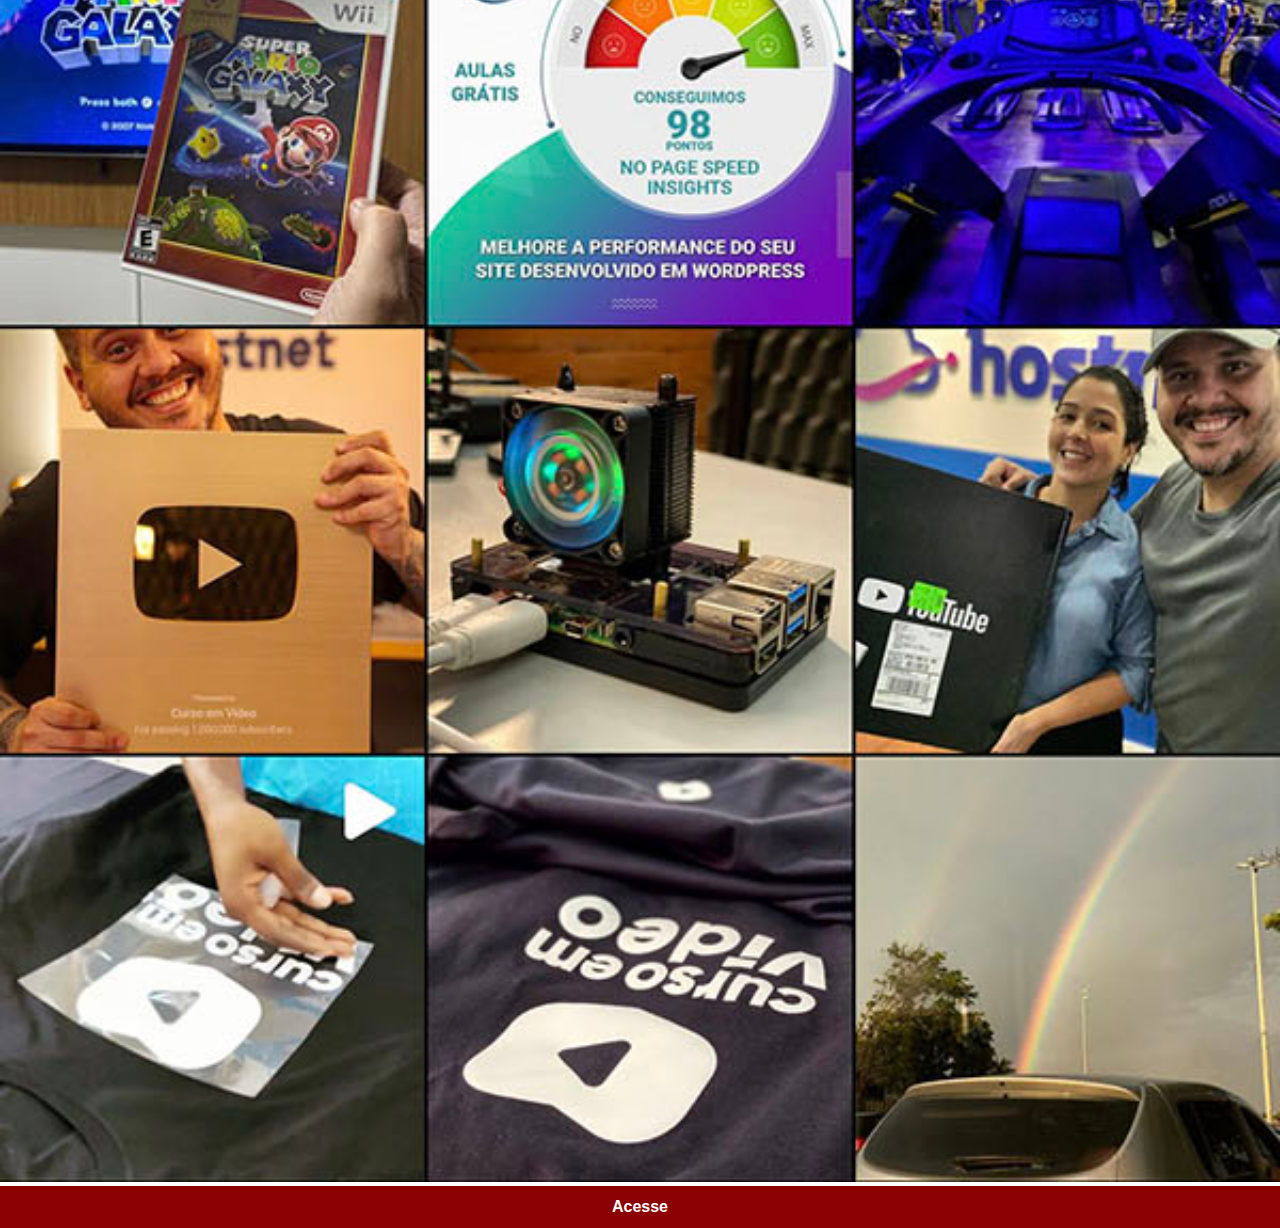
<file: instagram.html>
<!DOCTYPE html>
<html lang="pt-br">
<head>
    <meta charset="UTF-8">
    <meta name="viewport" content="width=device-width, initial-scale=1.0">
    <title>Document</title>
    <link rel="stylesheet" href="social.css">
</head>
<body>
    <img src="imagens/tela-instagram.jpg" alt="Instagram">
    <a href="https://www.instagram.com/gustavoguanabara/">Acesse</a>
</body>
</html>
</file>
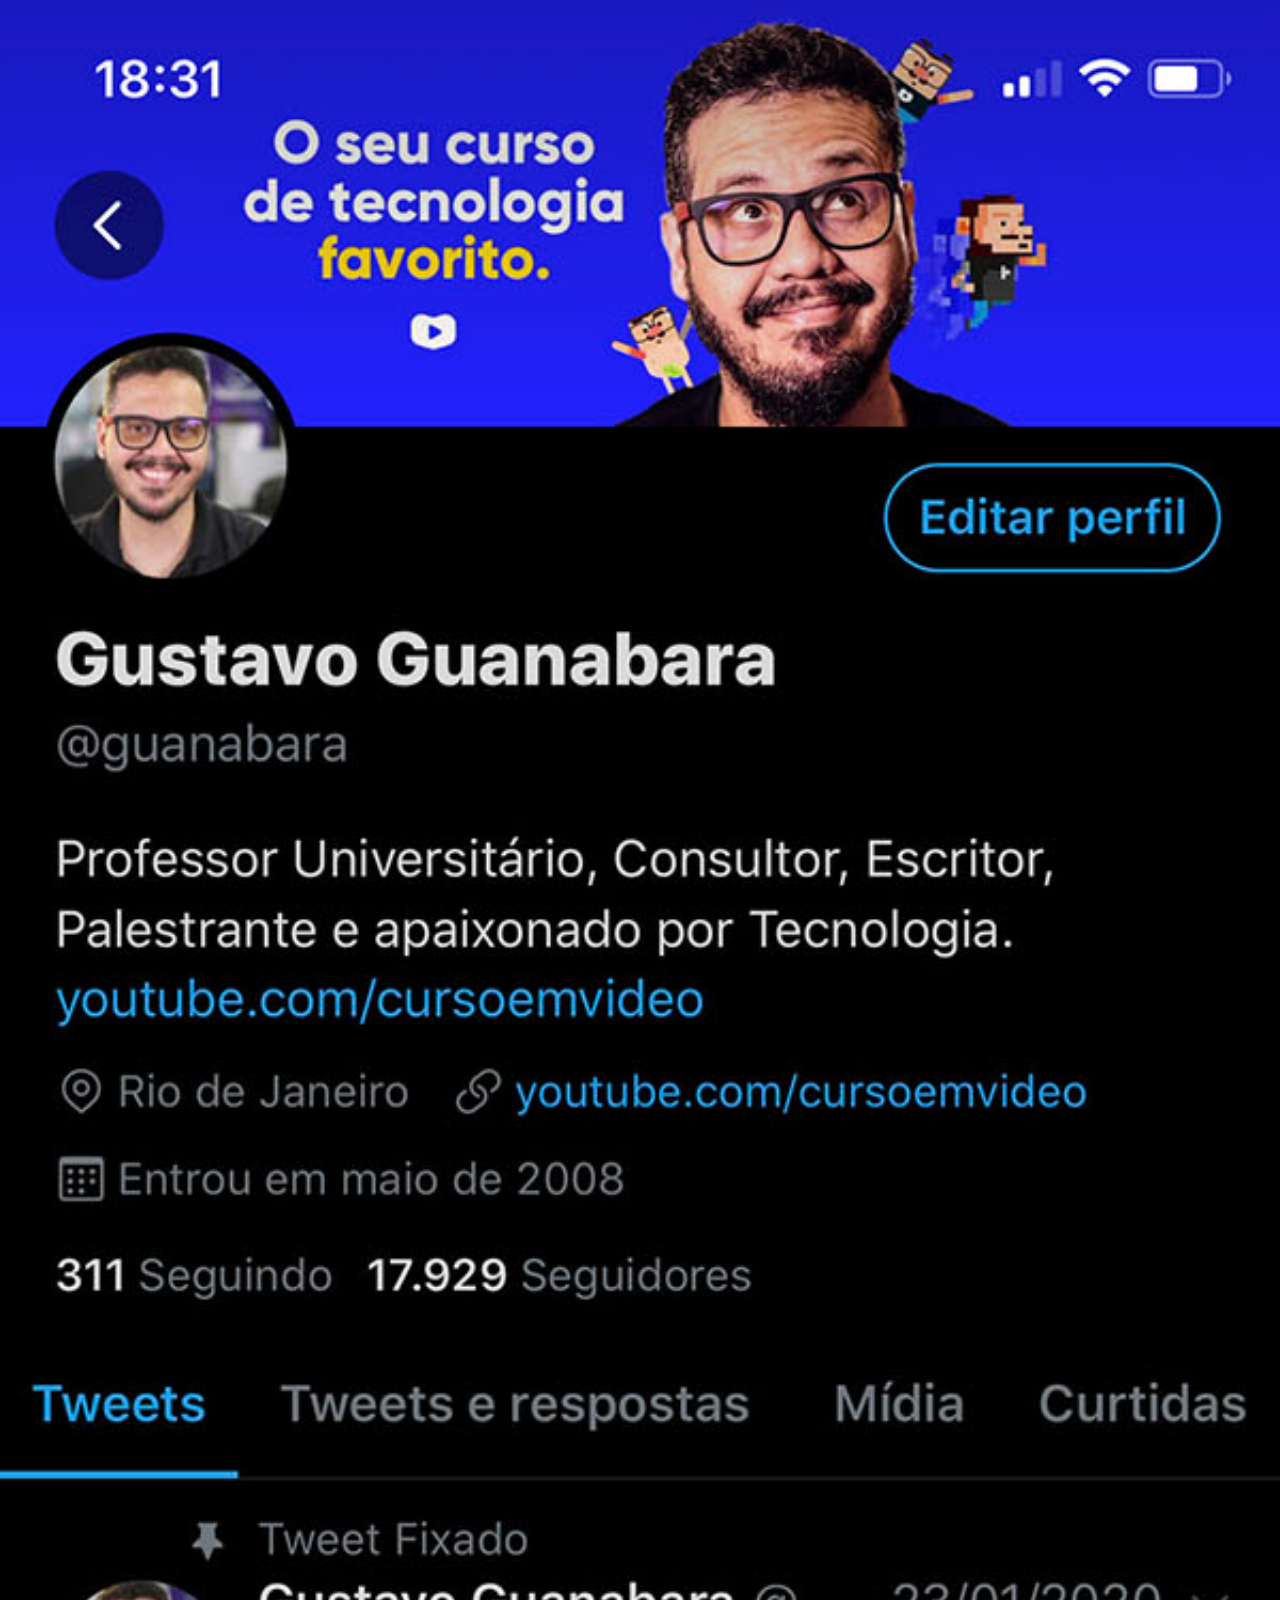
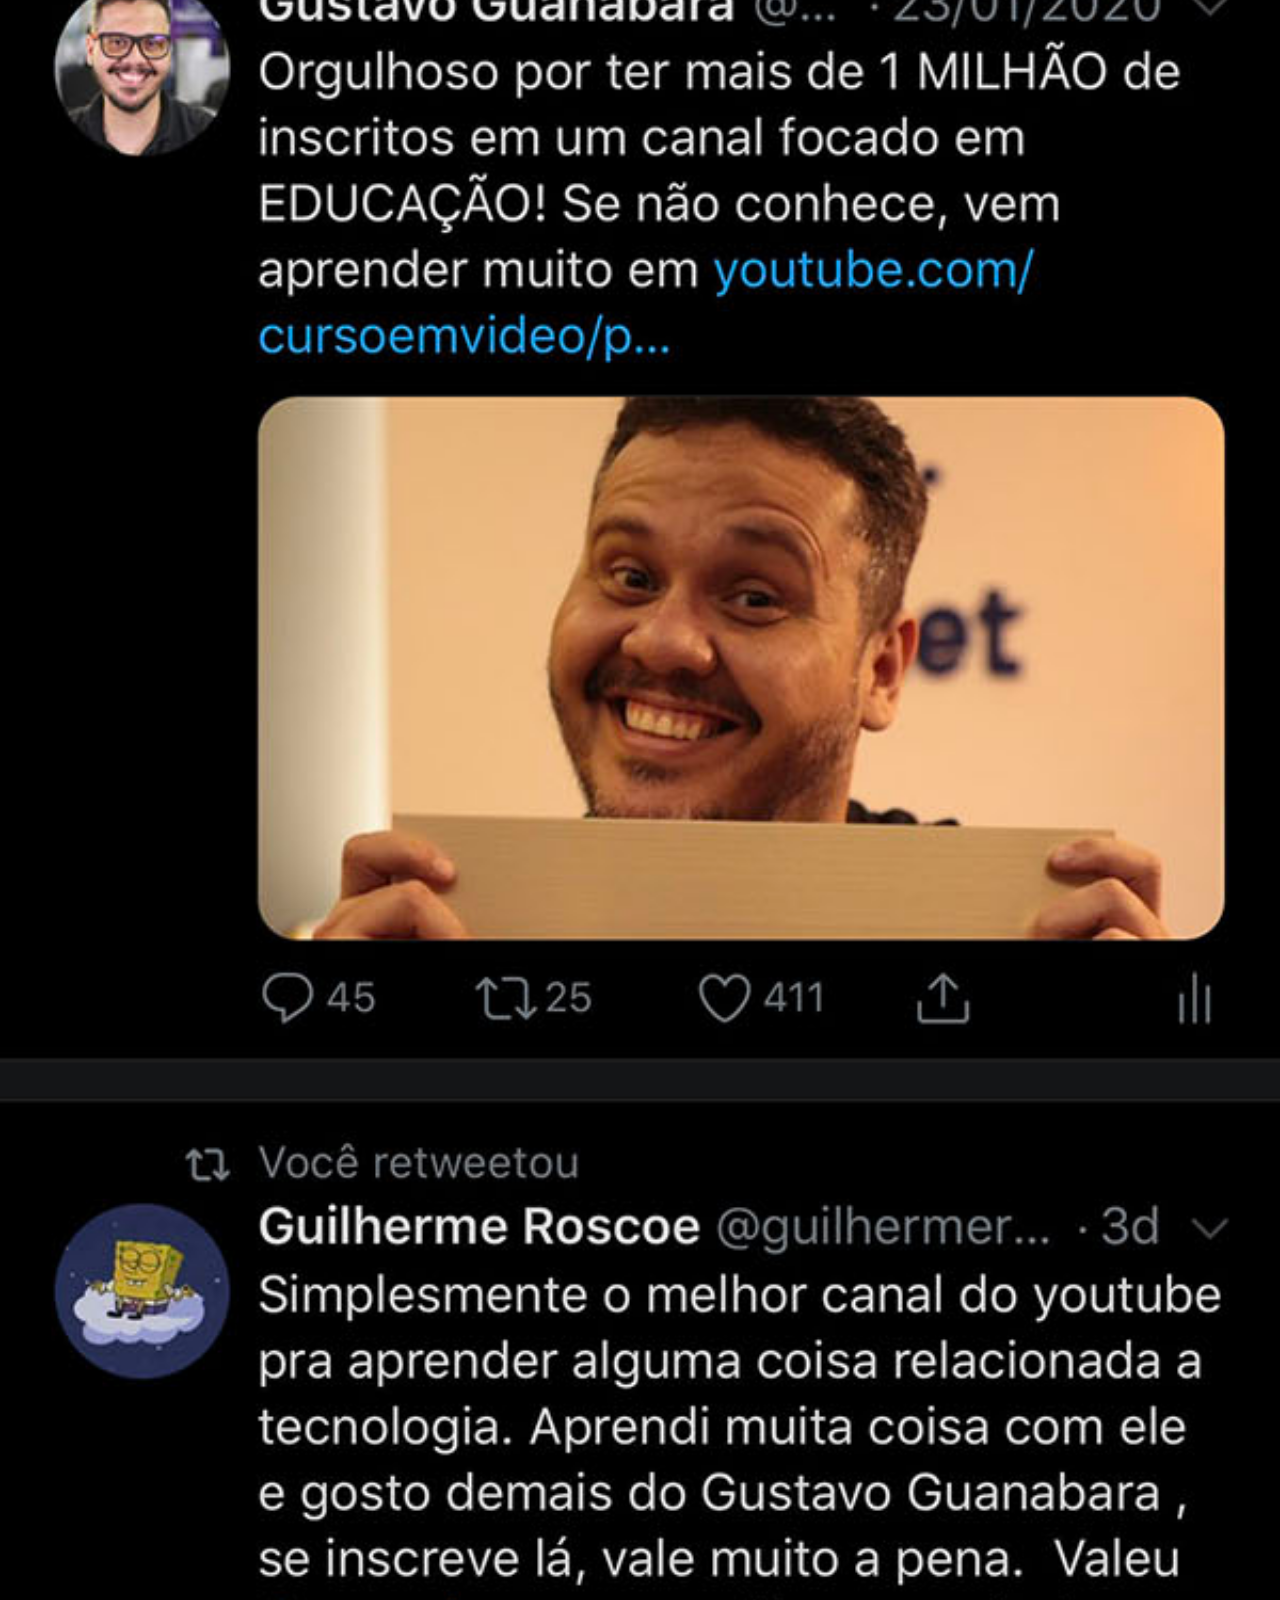
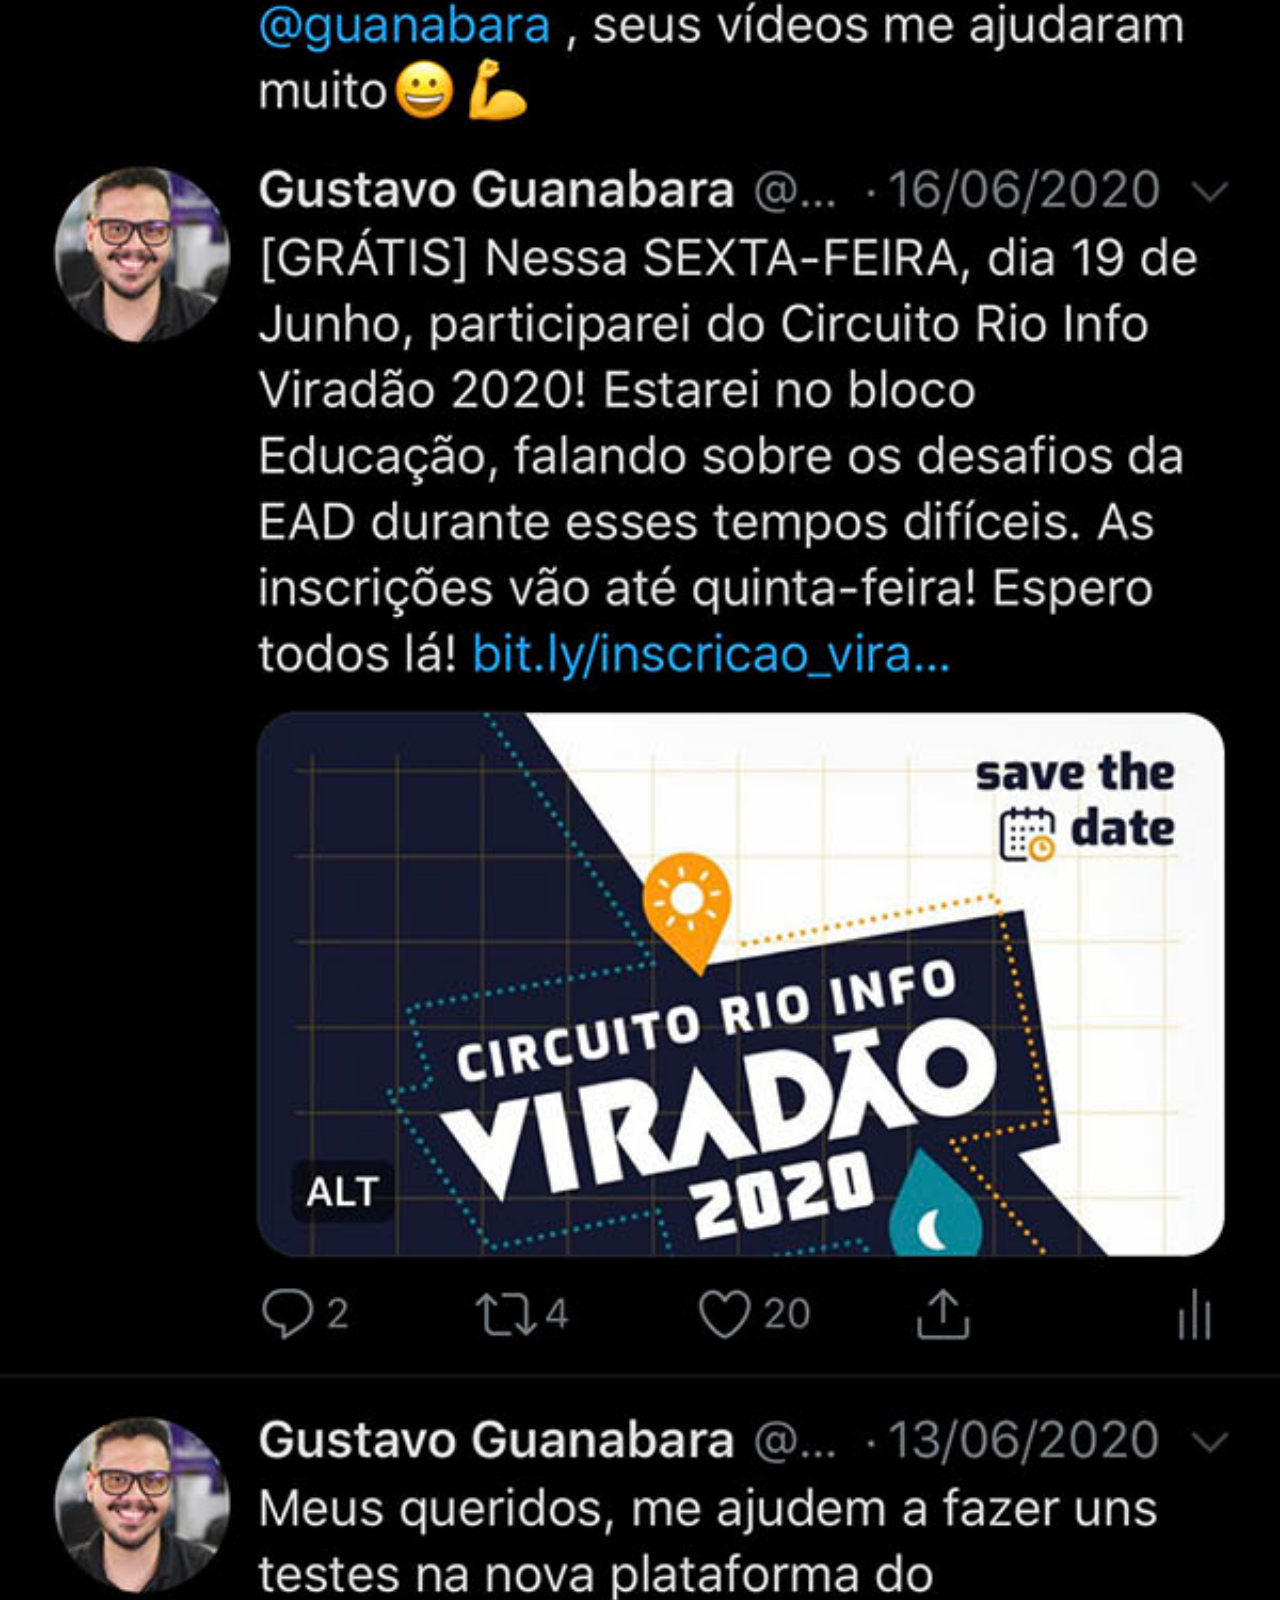
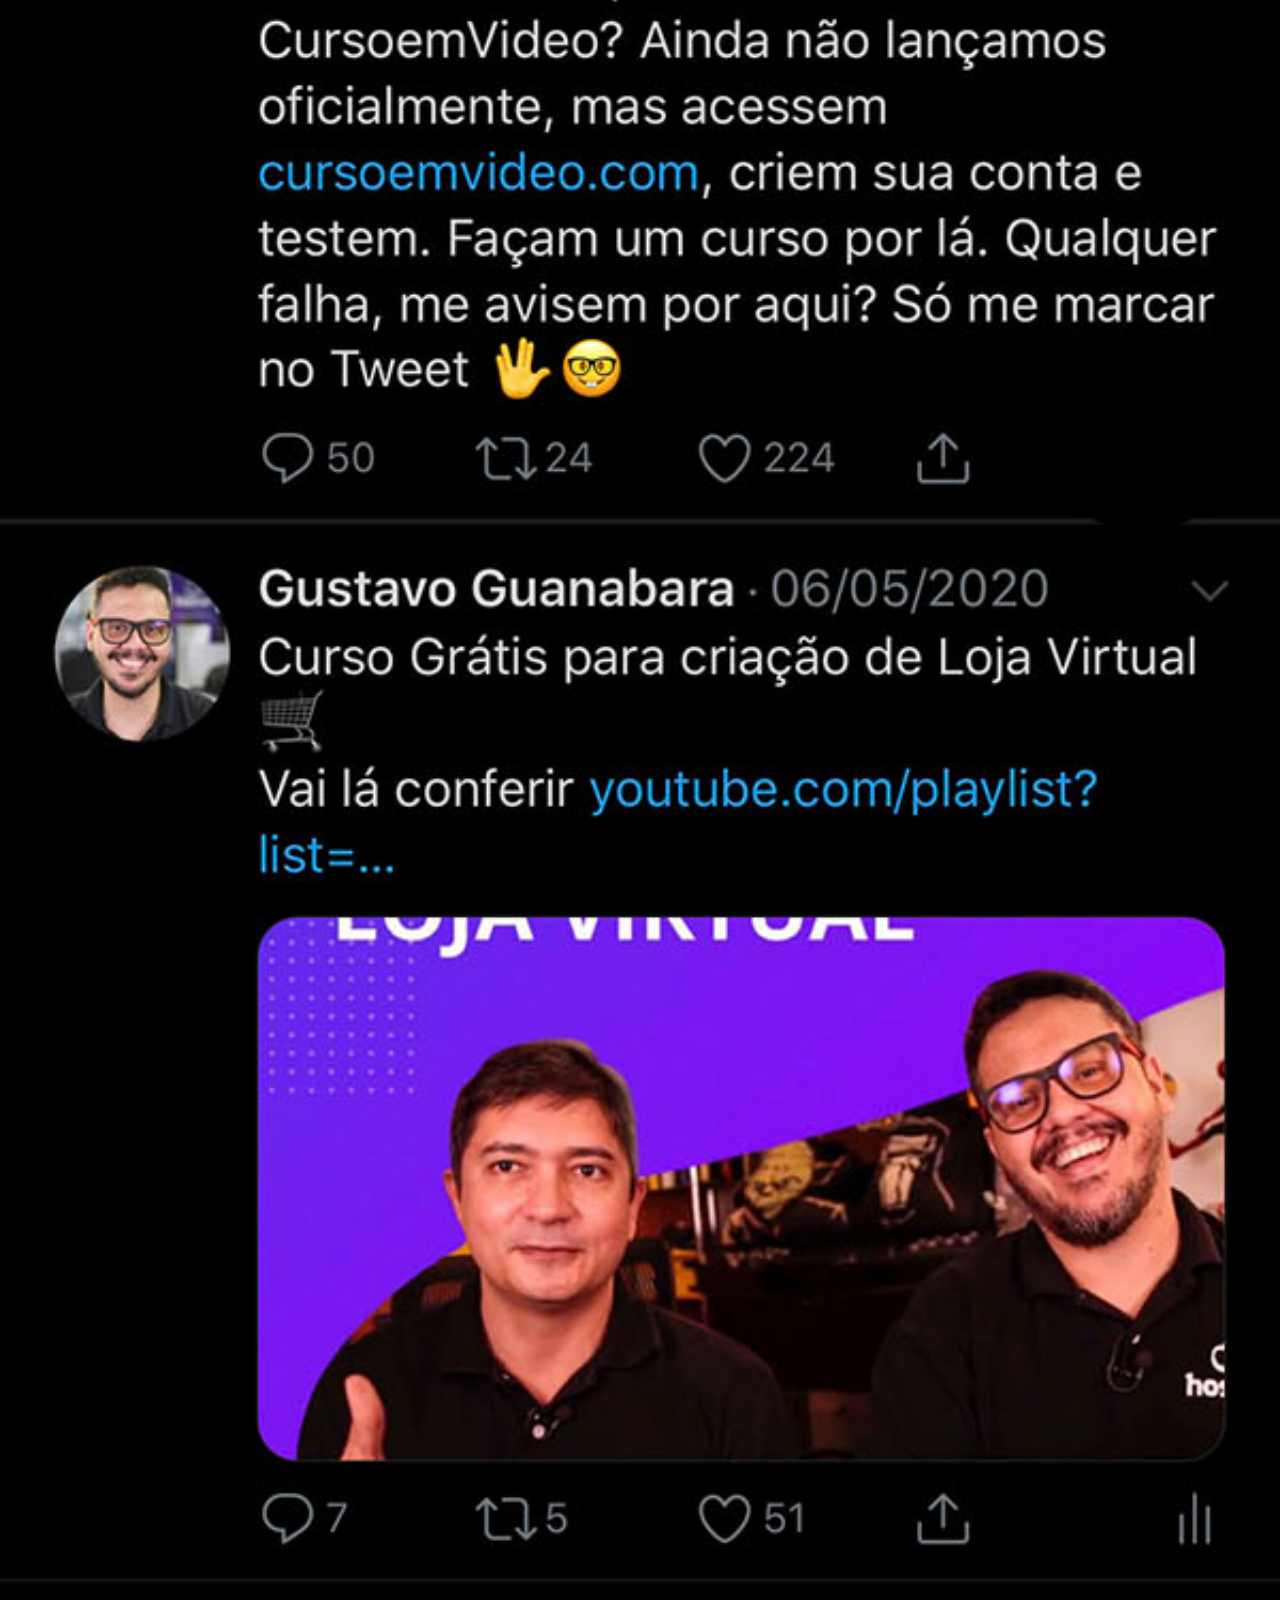
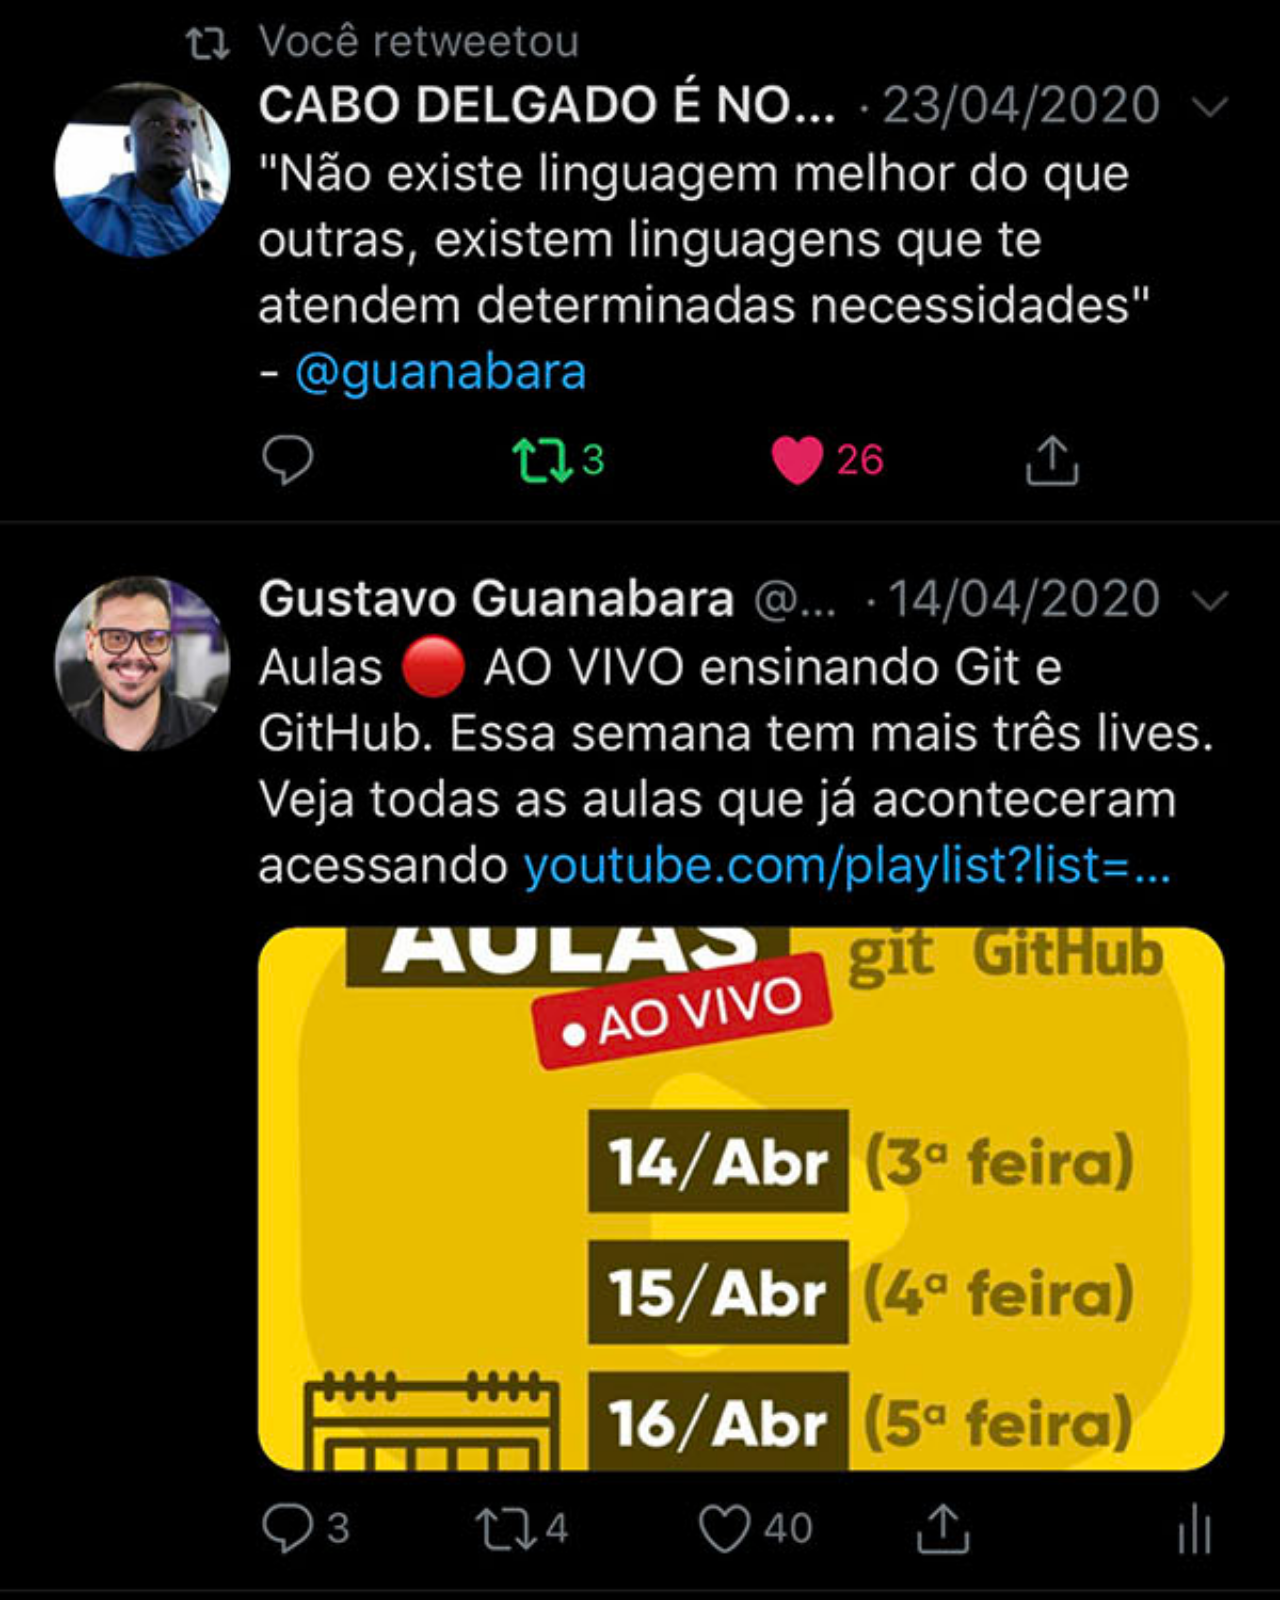
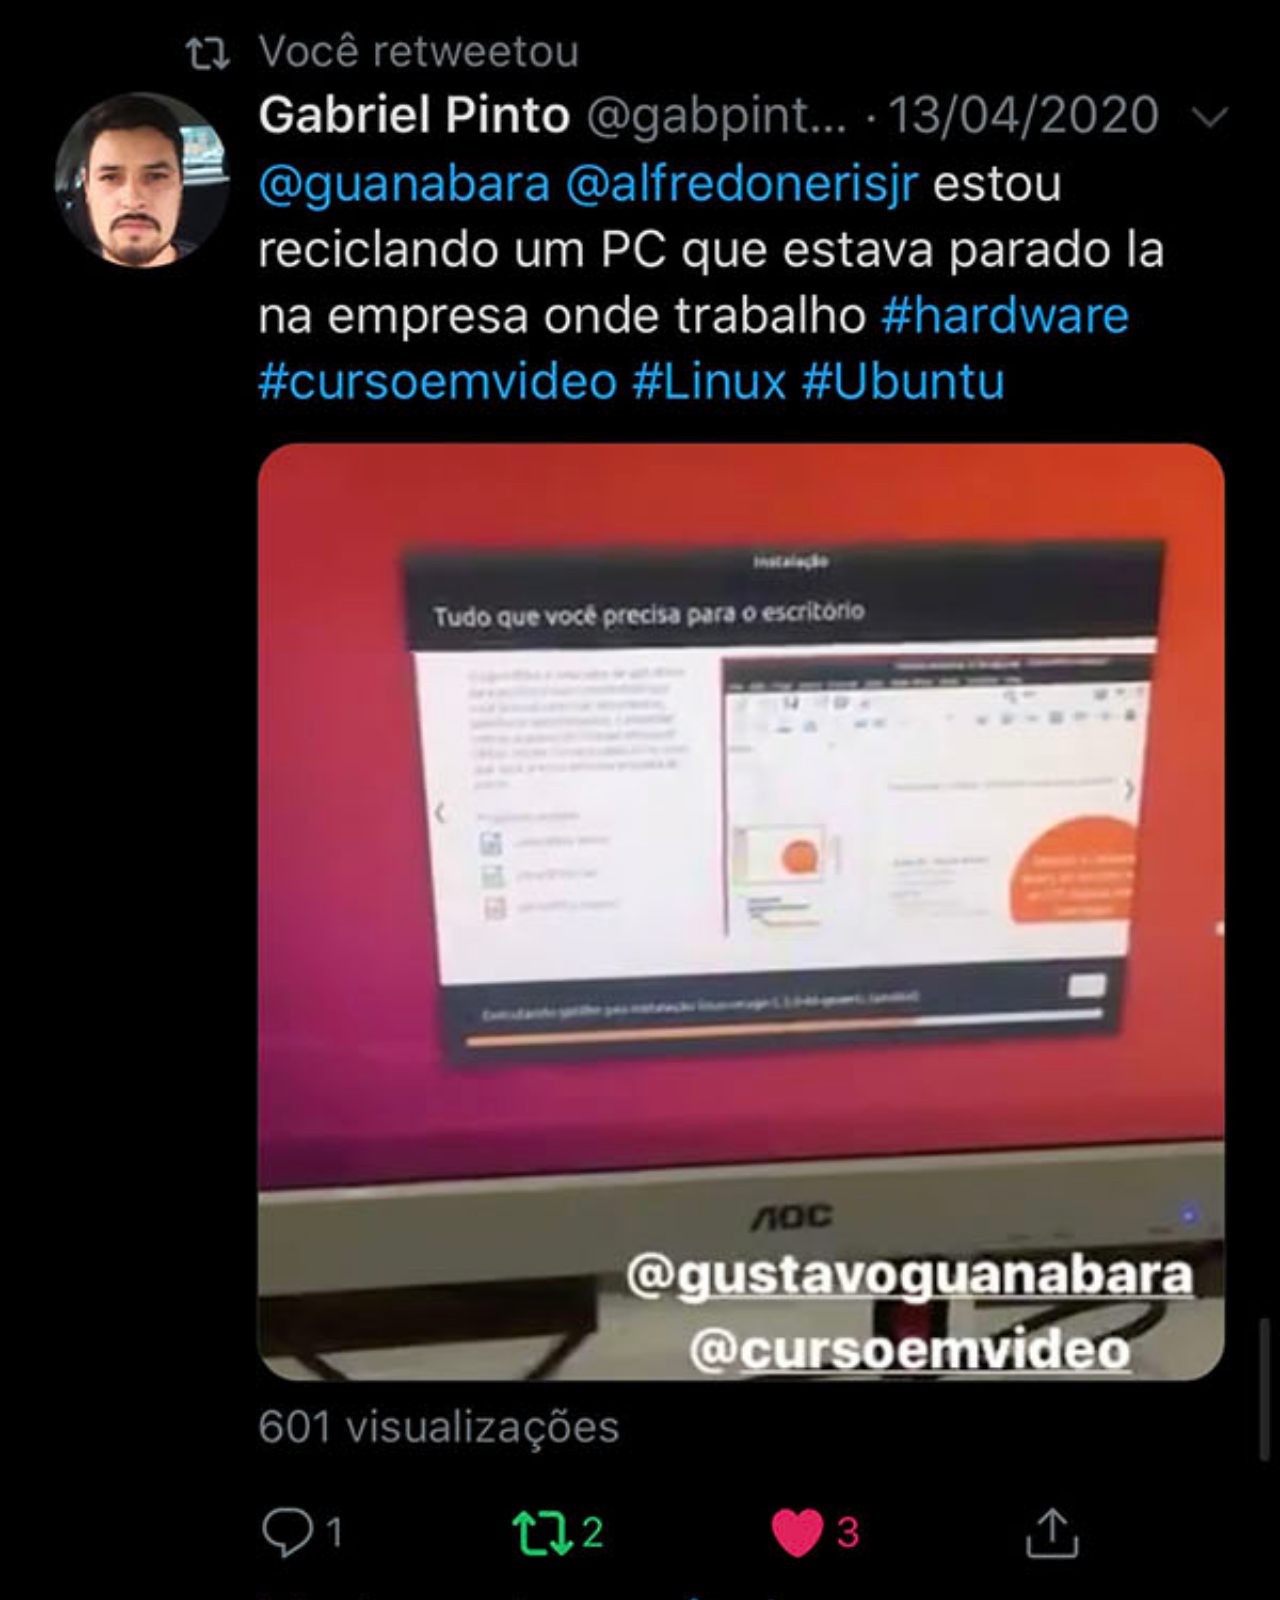
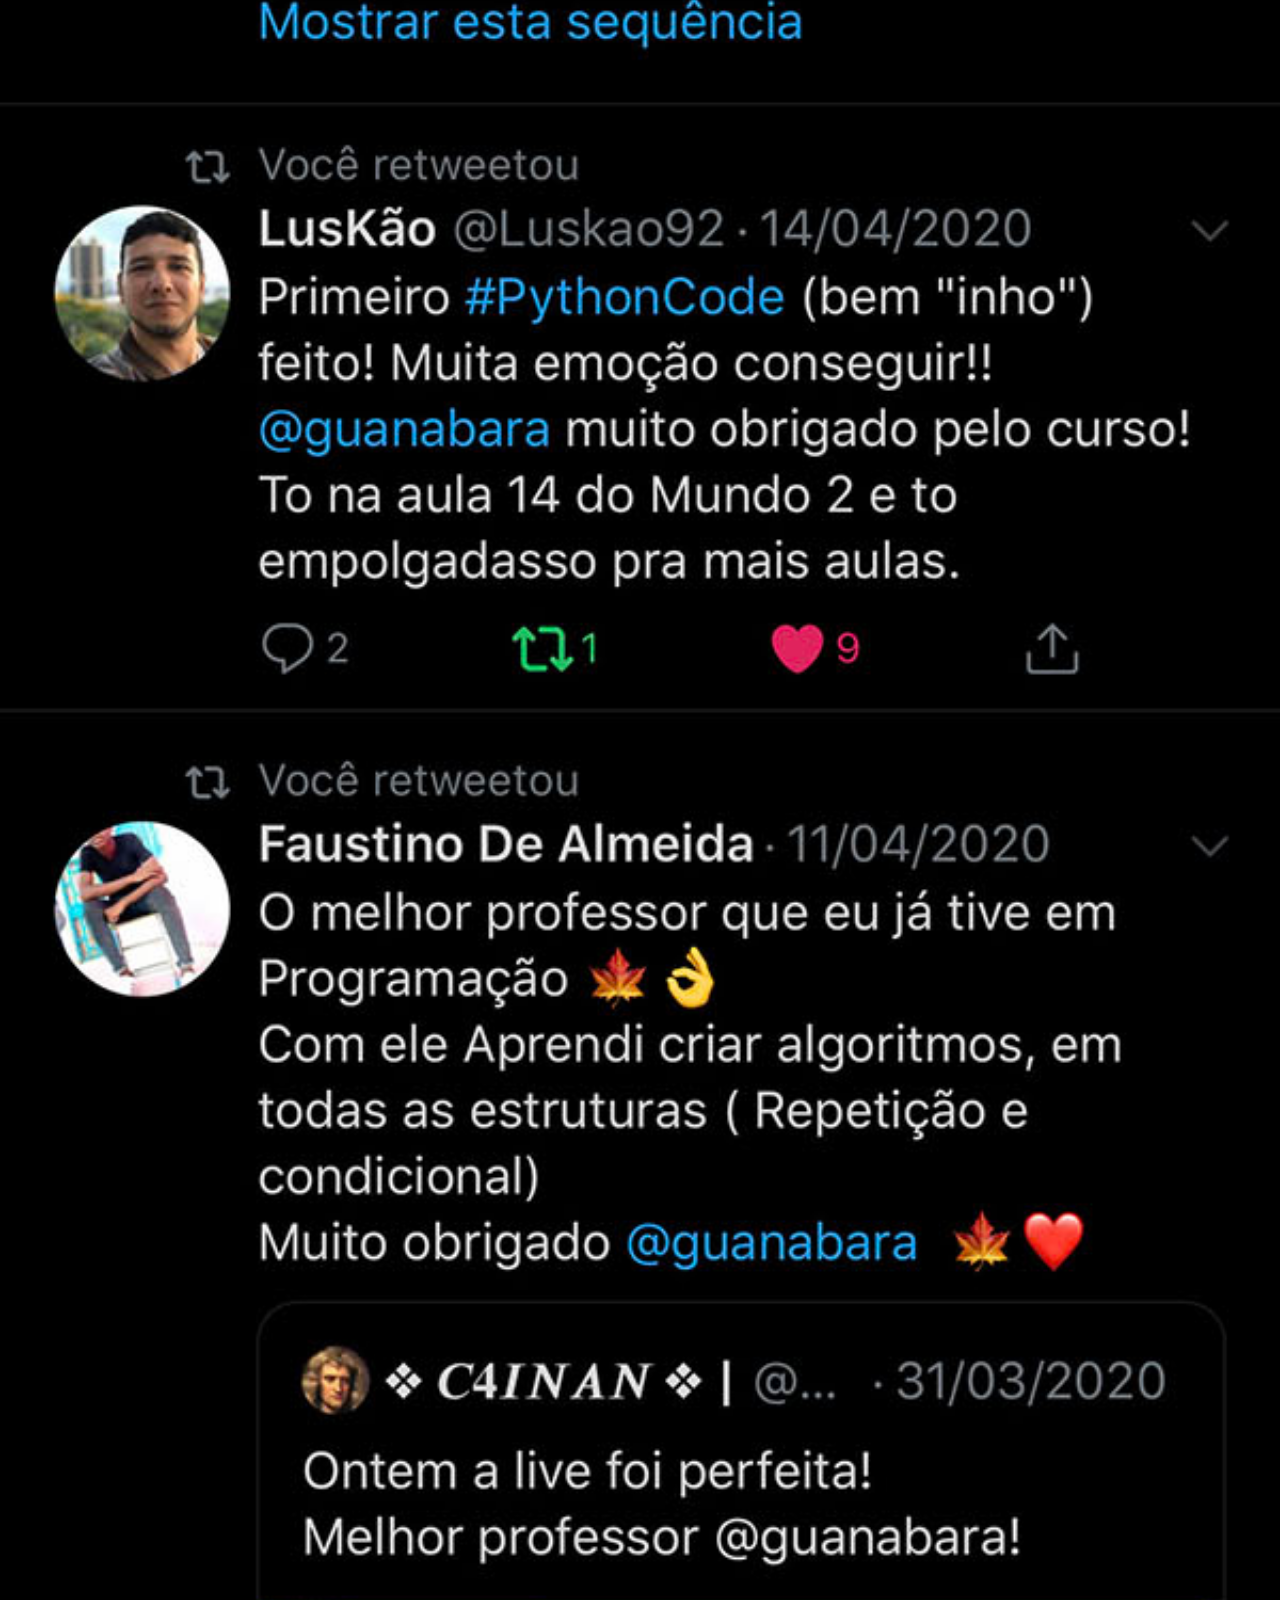
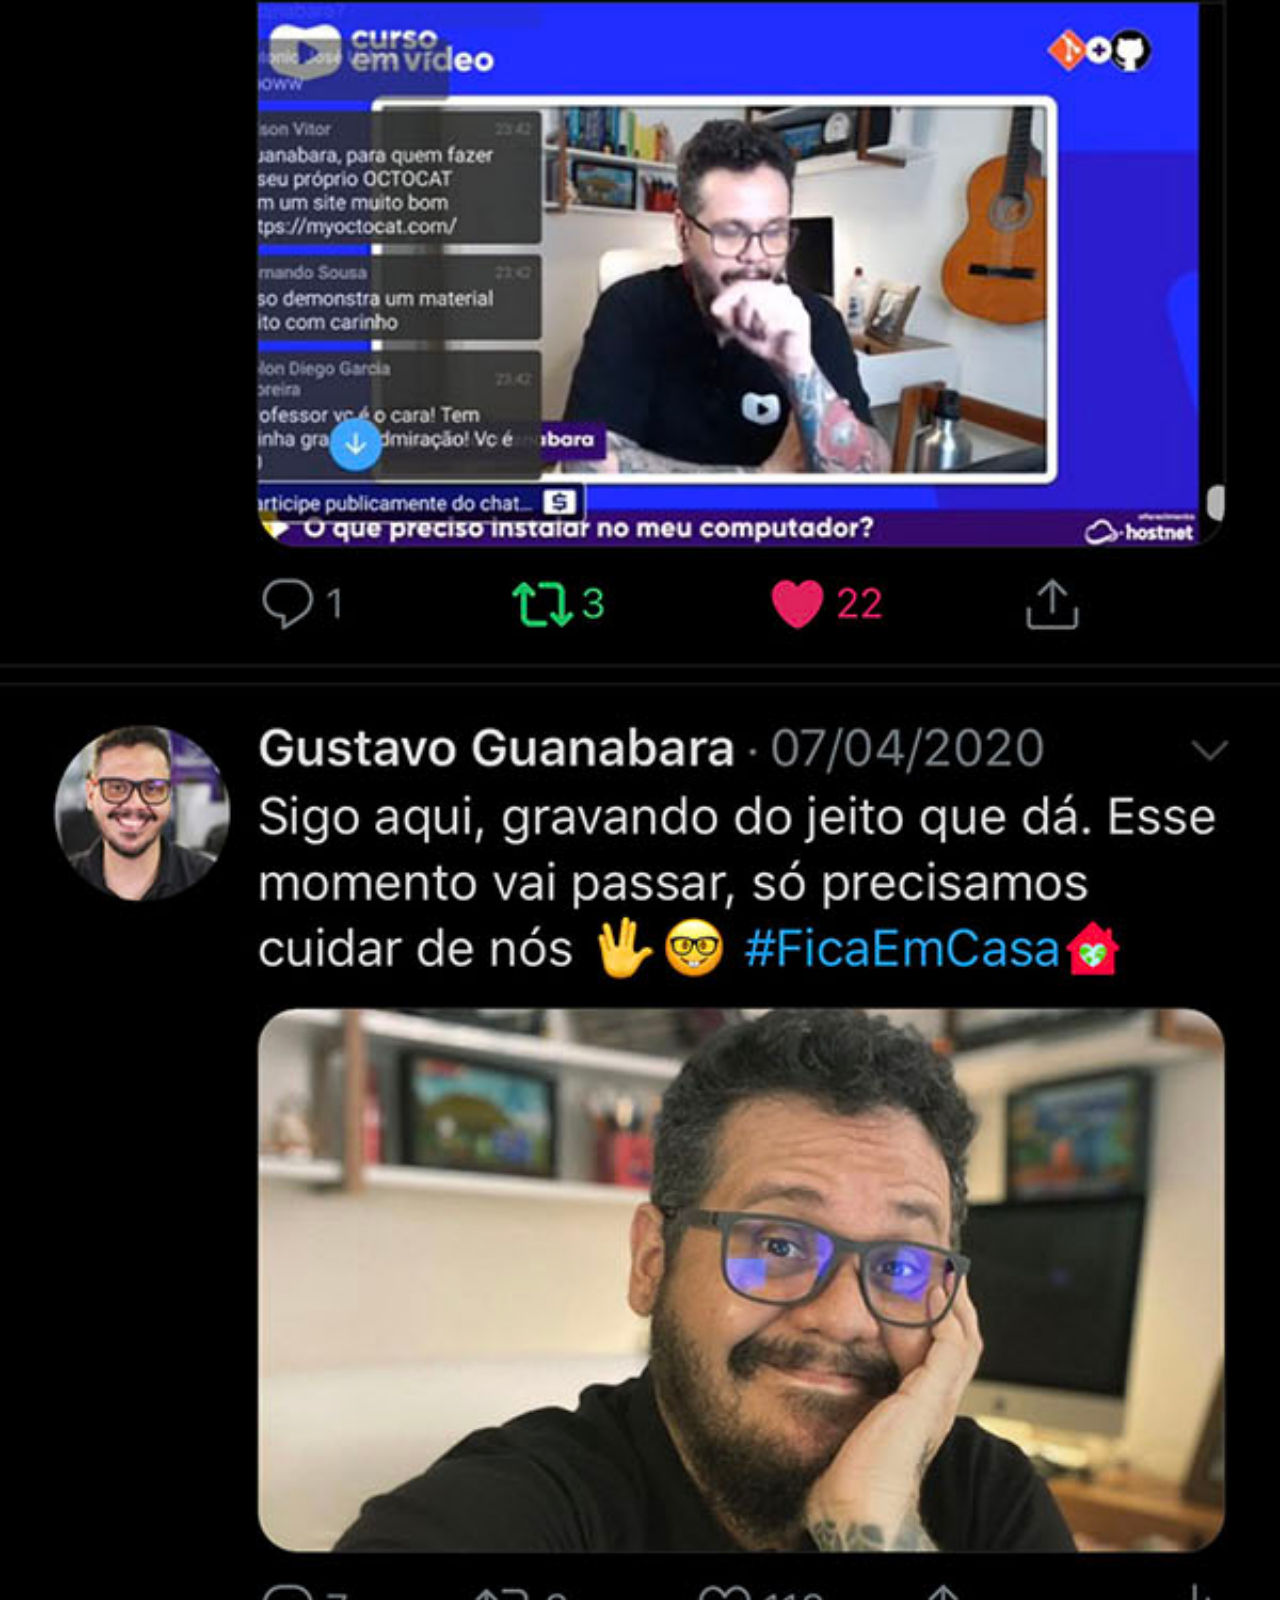
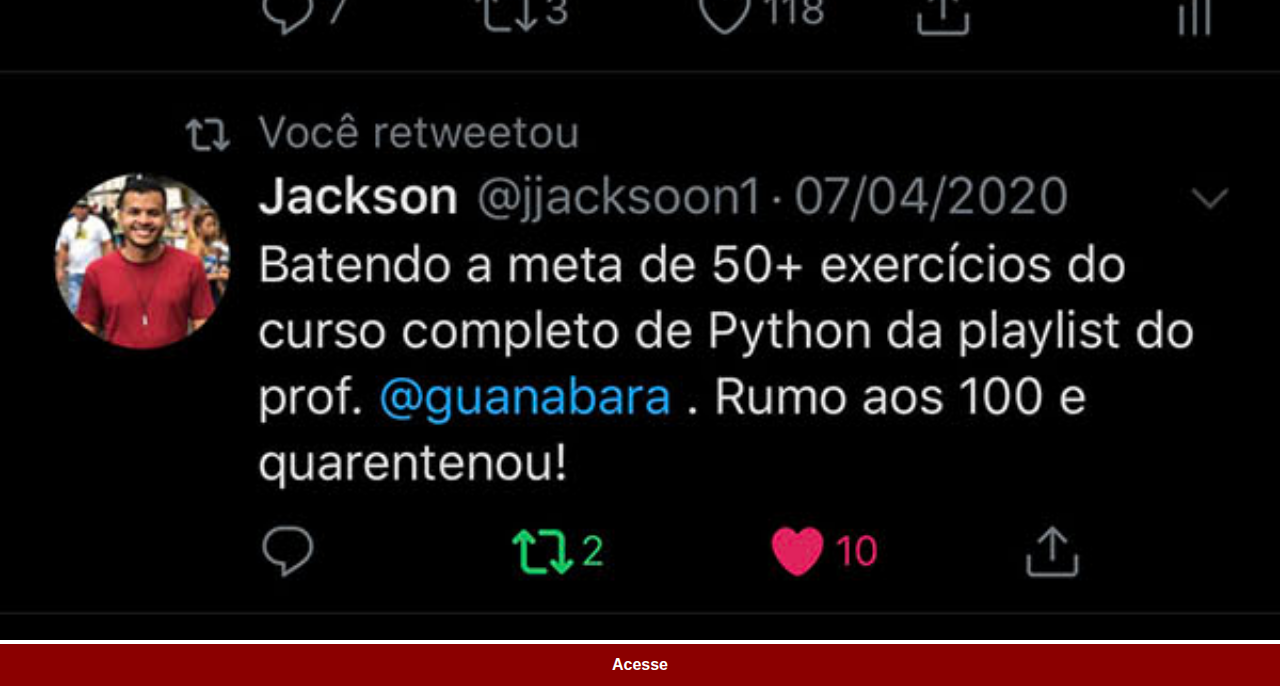
<file: twitter.html>
<!DOCTYPE html>
<html lang="pt-br">
<head>
    <meta charset="UTF-8">
    <meta name="viewport" content="width=device-width, initial-scale=1.0">
    <title>Twitter</title>
    <link rel="stylesheet" href="social.css">
</head>
<body>
    <img src="imagens/tela-twitter.jpg" alt="">
    <a href="https://twitter.com/guanabara" target="_blank">Acesse</a>
</body>
</html>
</file>
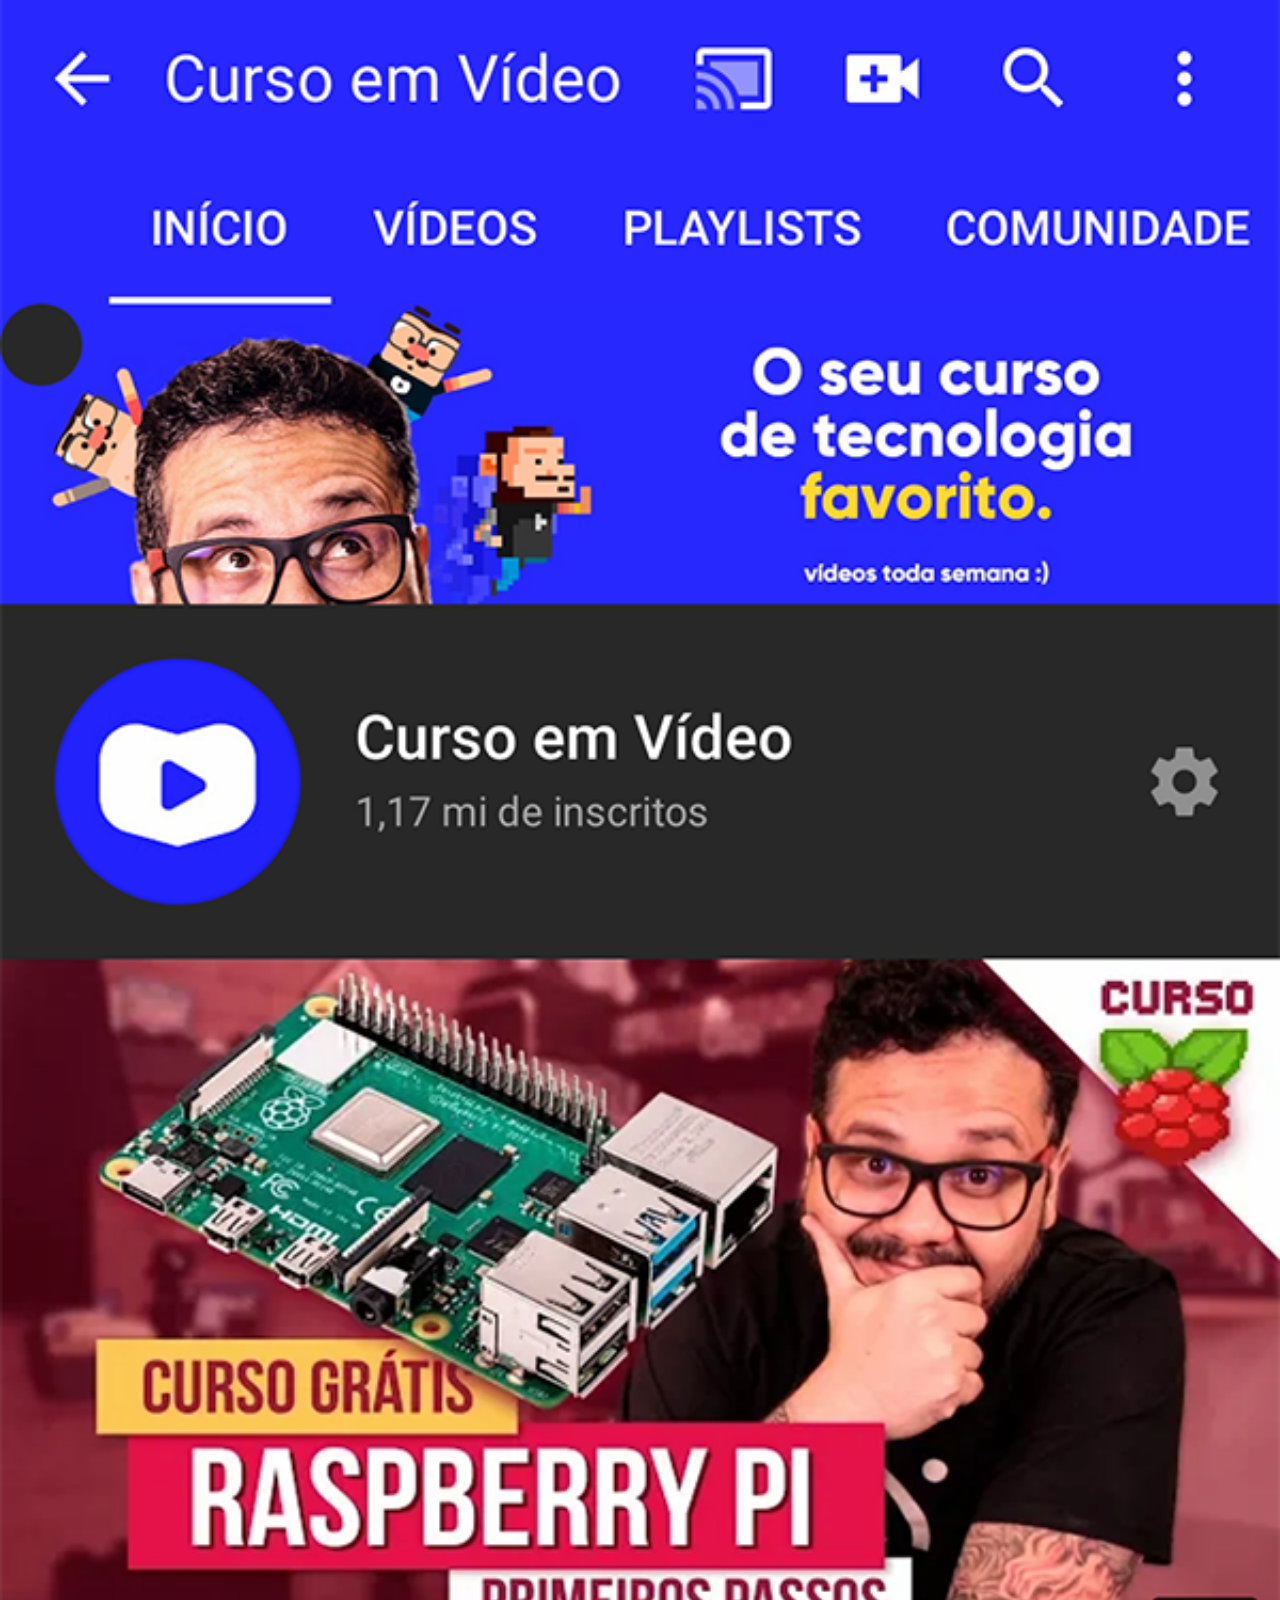
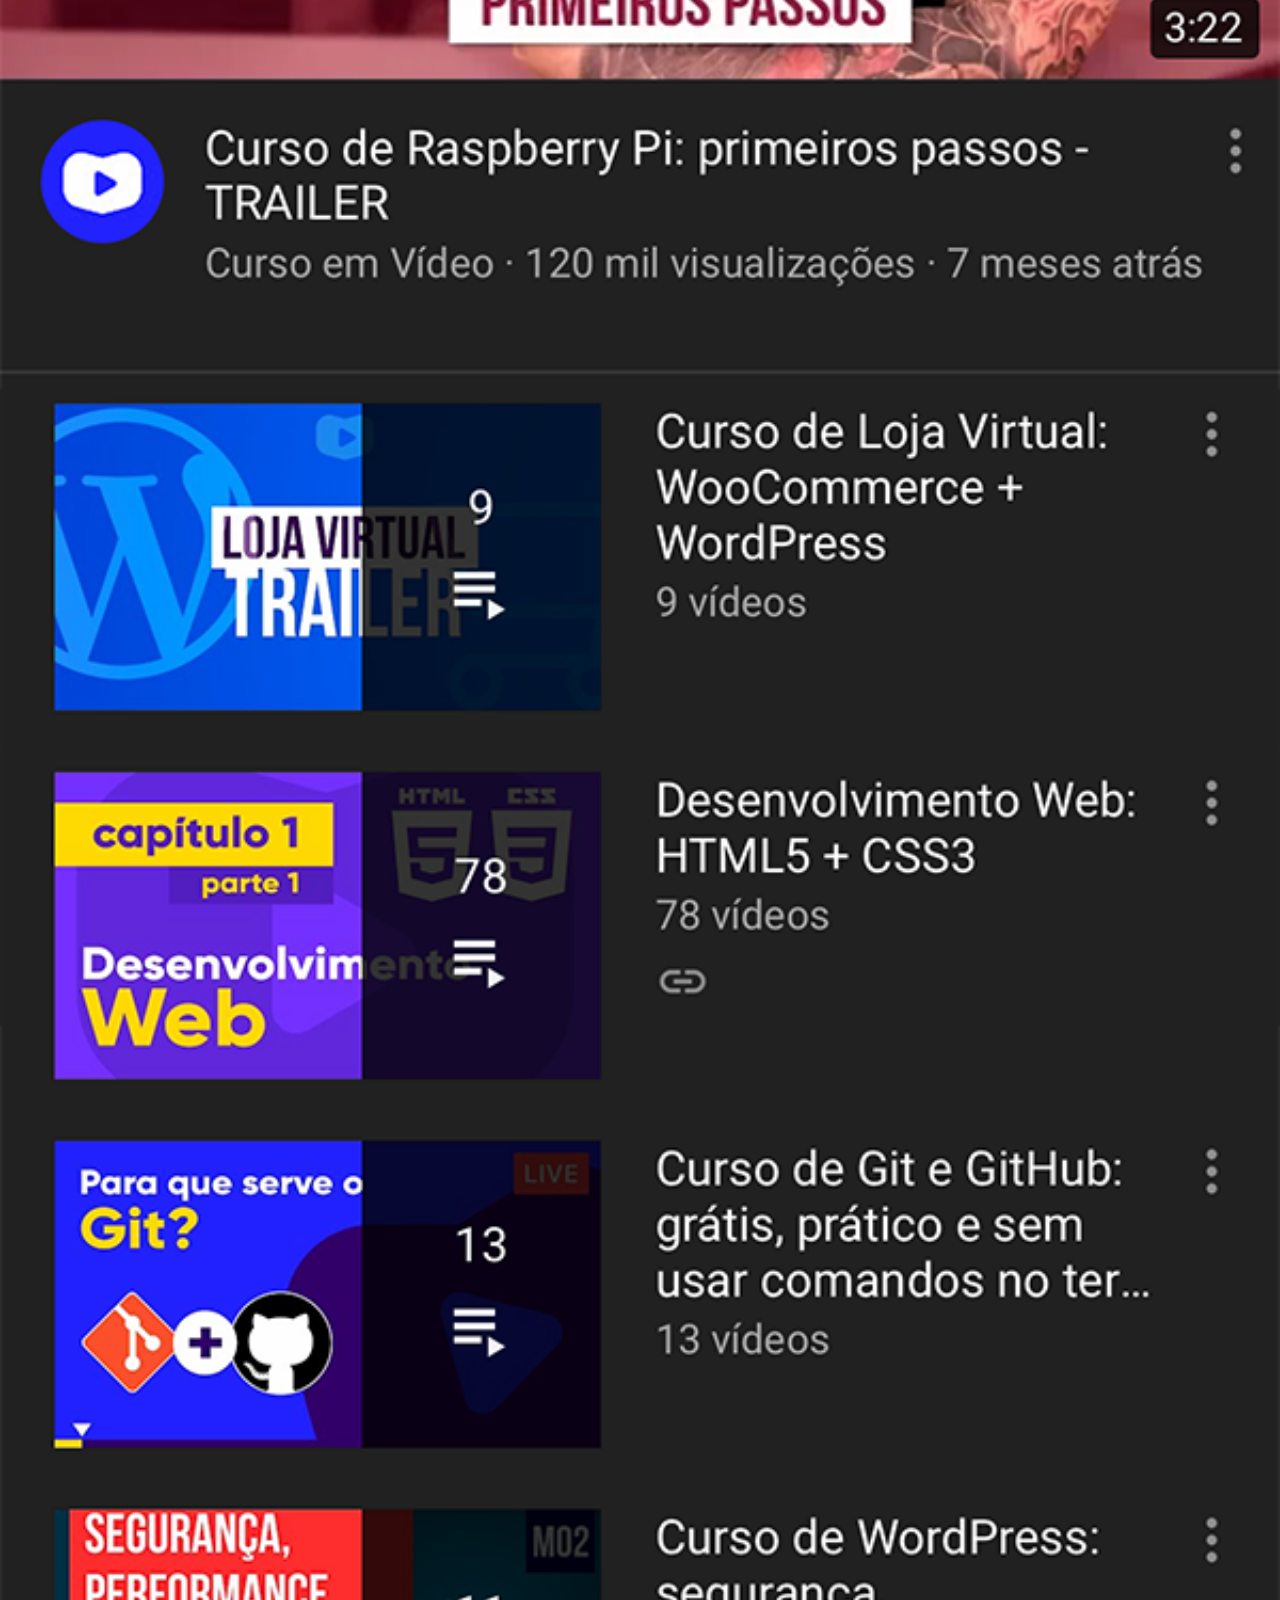
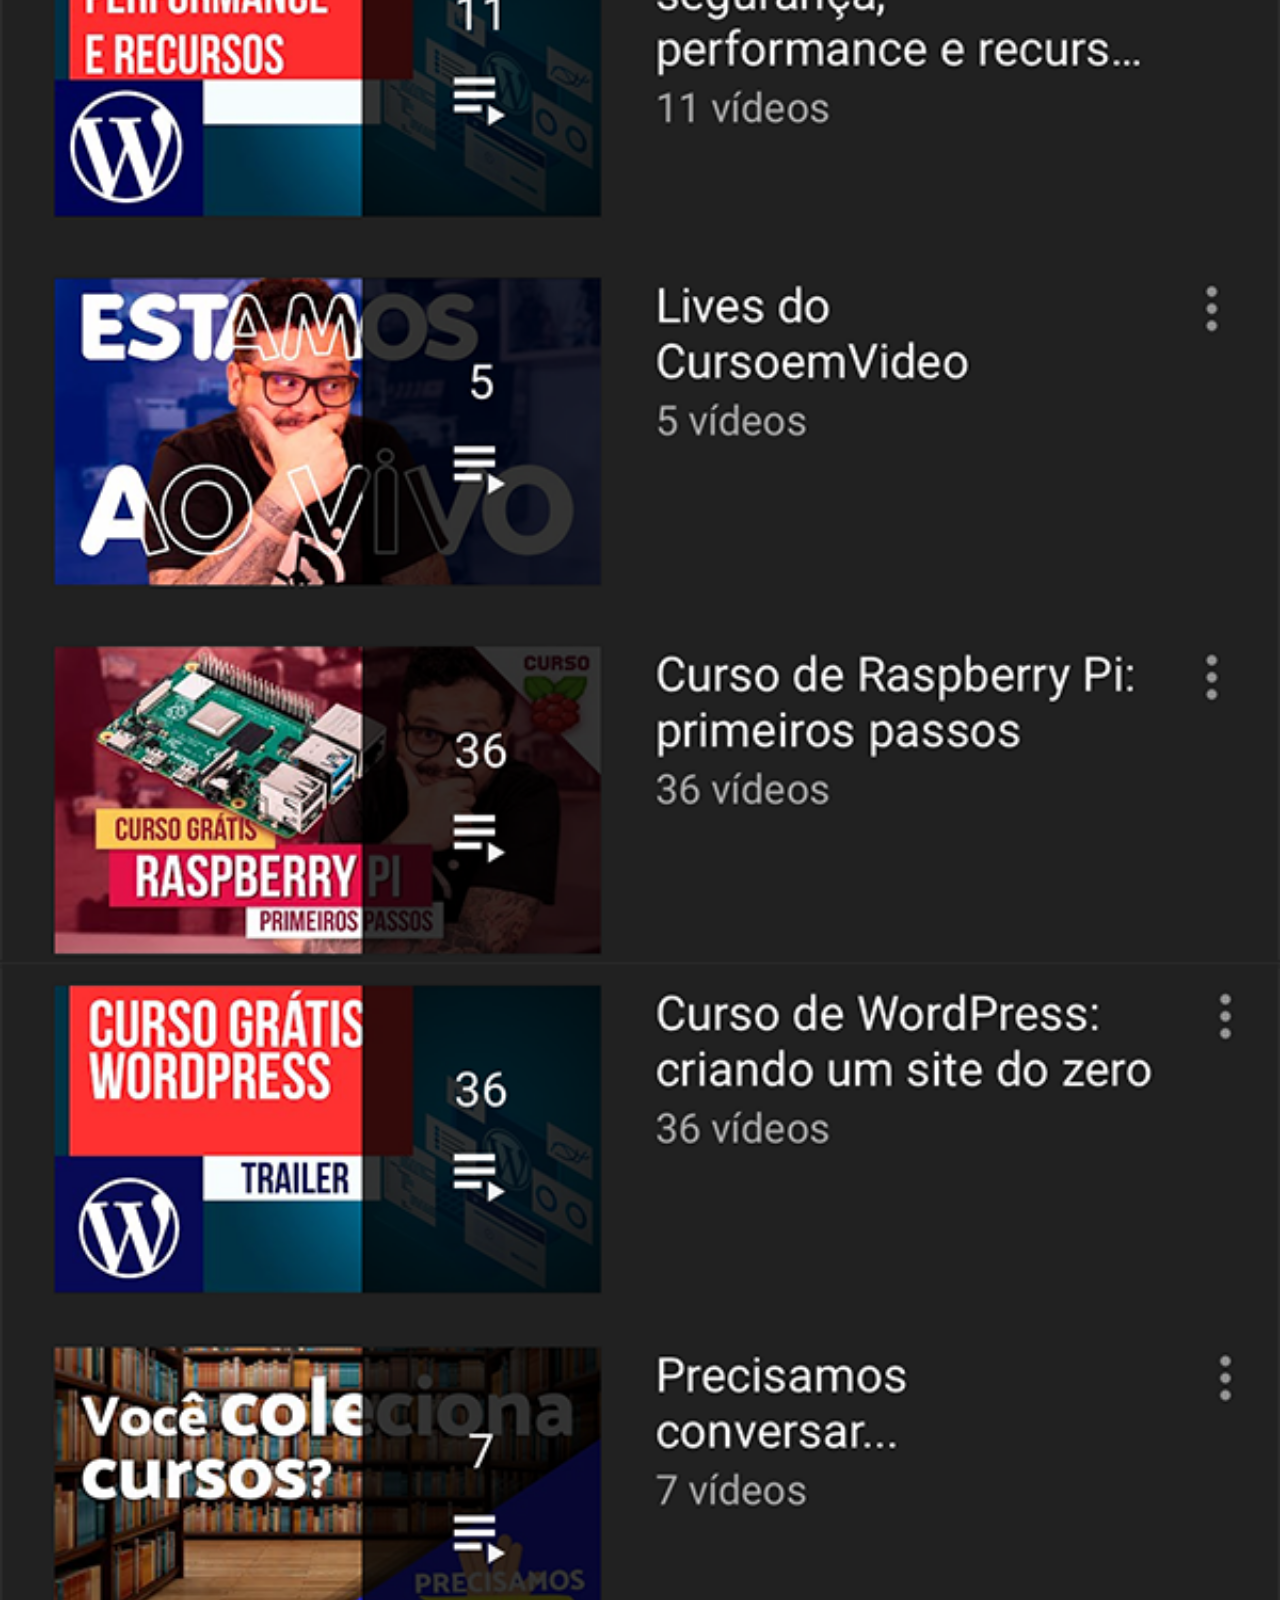
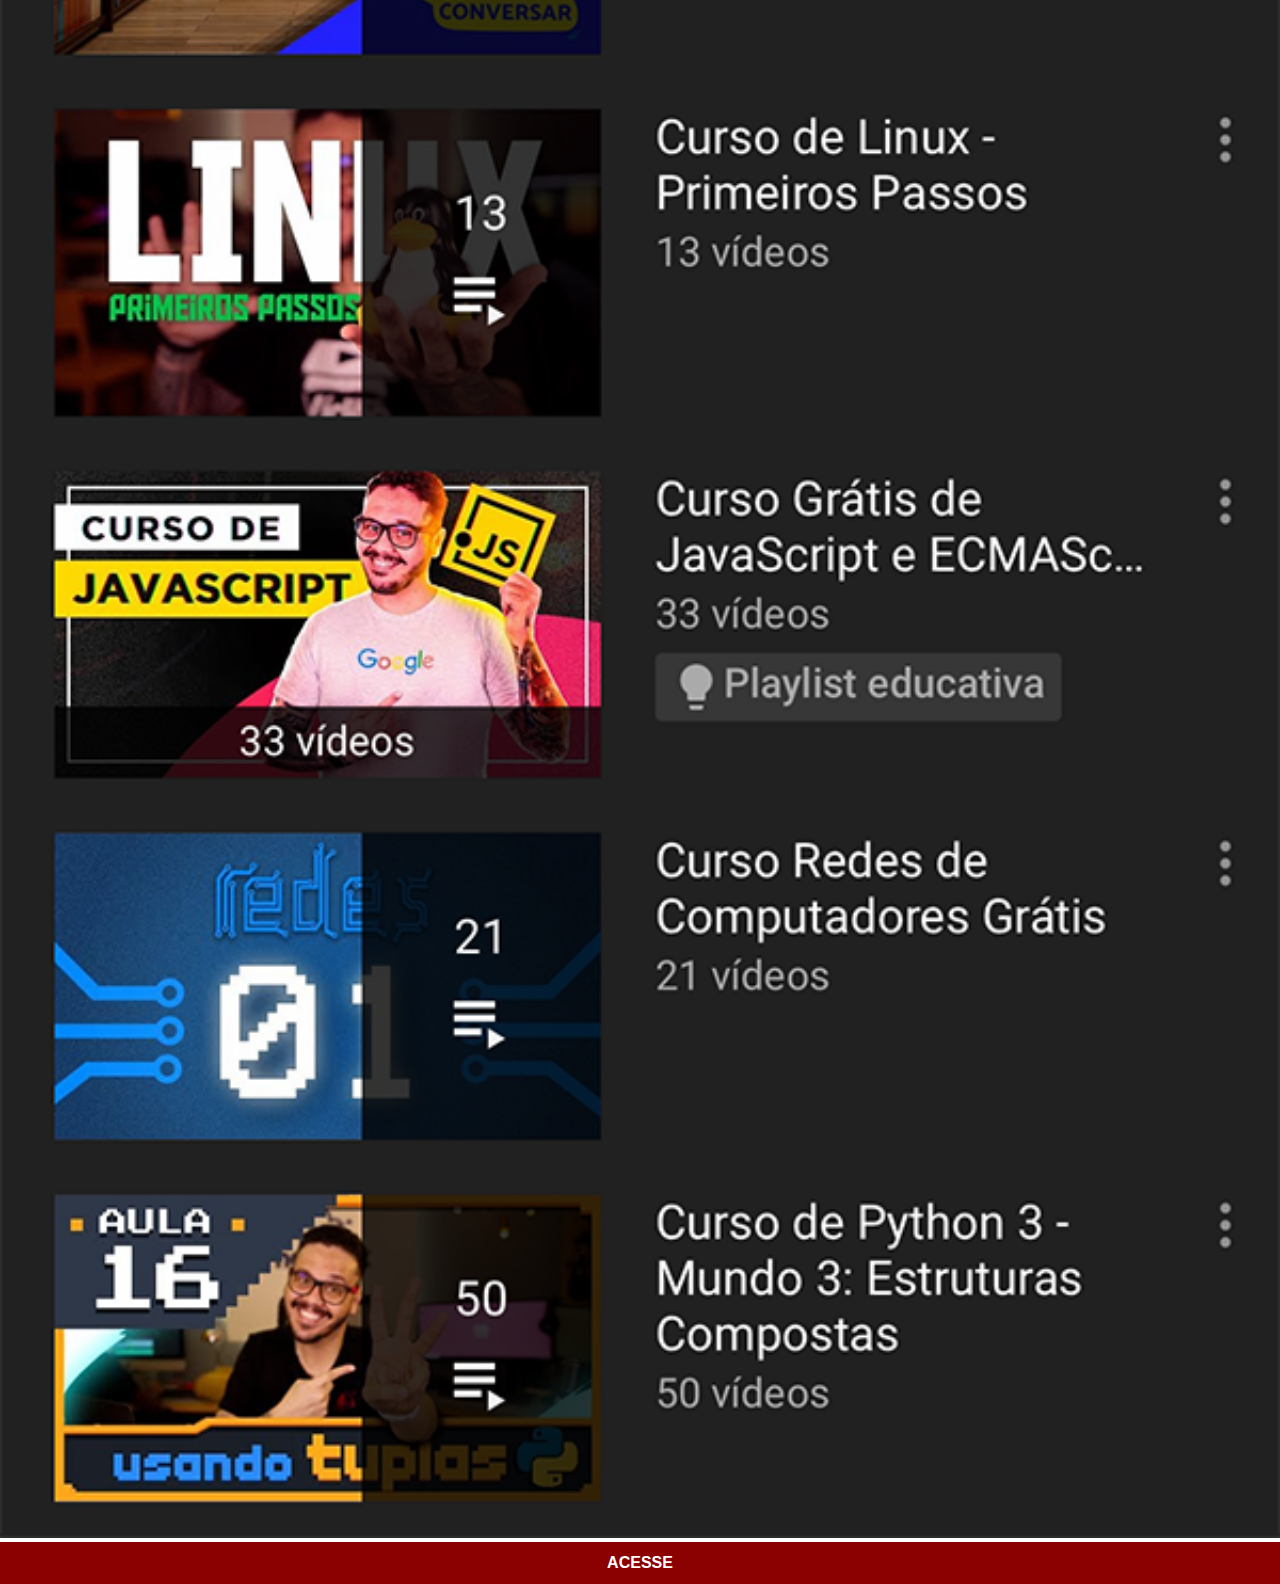
<file: youtube.html>
<!DOCTYPE html>
<html lang="pt-br">
<head>
    <style>
        *{
            margin: 0px;
            padding: 0px;
            font-family: Arial, Helvetica, sans-serif;
        }
        ::-webkit-scrollbar{
            width: 0px;
            height:0px;
        }
        img{
            width: 100vw;
        }
        a{
            display: block;
            background-color: darkred;
            color: white;
            text-decoration: none;
            font-weight: bolder;
            padding: 12px;
            text-align: center;
        }

        a:hover{
            background-color: red;
        }
    </style>
    <meta charset="UTF-8">
    <meta name="viewport" content="width=device-width, initial-scale=1.0">
    <title>Youtube</title>
</head>
<body>
    <img src="imagens/tela-youtube.png" alt="youtube">
    <a href="https://www.youtube.com/@CursoemVideo/playlists" target="_blank">ACESSE</a>
</body>
</html>
</file>
<file: style.css>
@charset "UTF-8";

 * {
    margin: 0px;
    padding: 0px;
    font-family: Arial, Helvetica, sans-serif;
 }

html, body{
    height: 100vh;
    width: 100vw;
    background-color: lightgray;
}
body{
    background: url('imagens/fundo-madeira.jpg')no-repeat top center;
    background-size: cover;
    background-attachment: fixed;
}
main{
    height: 100vh;
    position: relative;
}

#telefone{
    position: absolute;
    top: 50%;
    left: 50%;
    transform: translate(-50%, -50%);
    width: 311px;
    height: 627px;
    background: url('imagens/frame-iphone.png') no-repeat;
}

iframe#tela {
    position: relative;
    top: 81px;
    left: 22px;
    height: 470px;
    width: 267px;
}

section#redes-sociais{
    text-align: right;
}

section#redes-sociais img{
width: 50px;
margin: 10px;
border-radius: 50%;
box-shadow: 2px 2px 5px rgba(0, 0, 0, 0.403);
box-sizing: border-box;
}

section#redes-sociais img:hover{
    border: 2px solid rgba(255, 255, 255, 0.674);
    transform: translate(-2px, -3px);
    box-shadow: 5px 5px 7px black;
    transition: transform .2s;
}
</file>
<file: social.css>
@charset "UTF-8";

*{
    margin: 0px;
    padding: 0px;
    font-family: Arial, Helvetica, sans-serif;
}
::-webkit-scrollbar{
    width: 0px;
    height:0px;
}
img{
    width: 100vw;
}
a{
    display: block;
    background-color: darkred;
    color: white;
    text-decoration: none;
    font-weight: bolder;
    padding: 12px;
    text-align: center;
}

a:hover{
    background-color: red;
}
</file>
